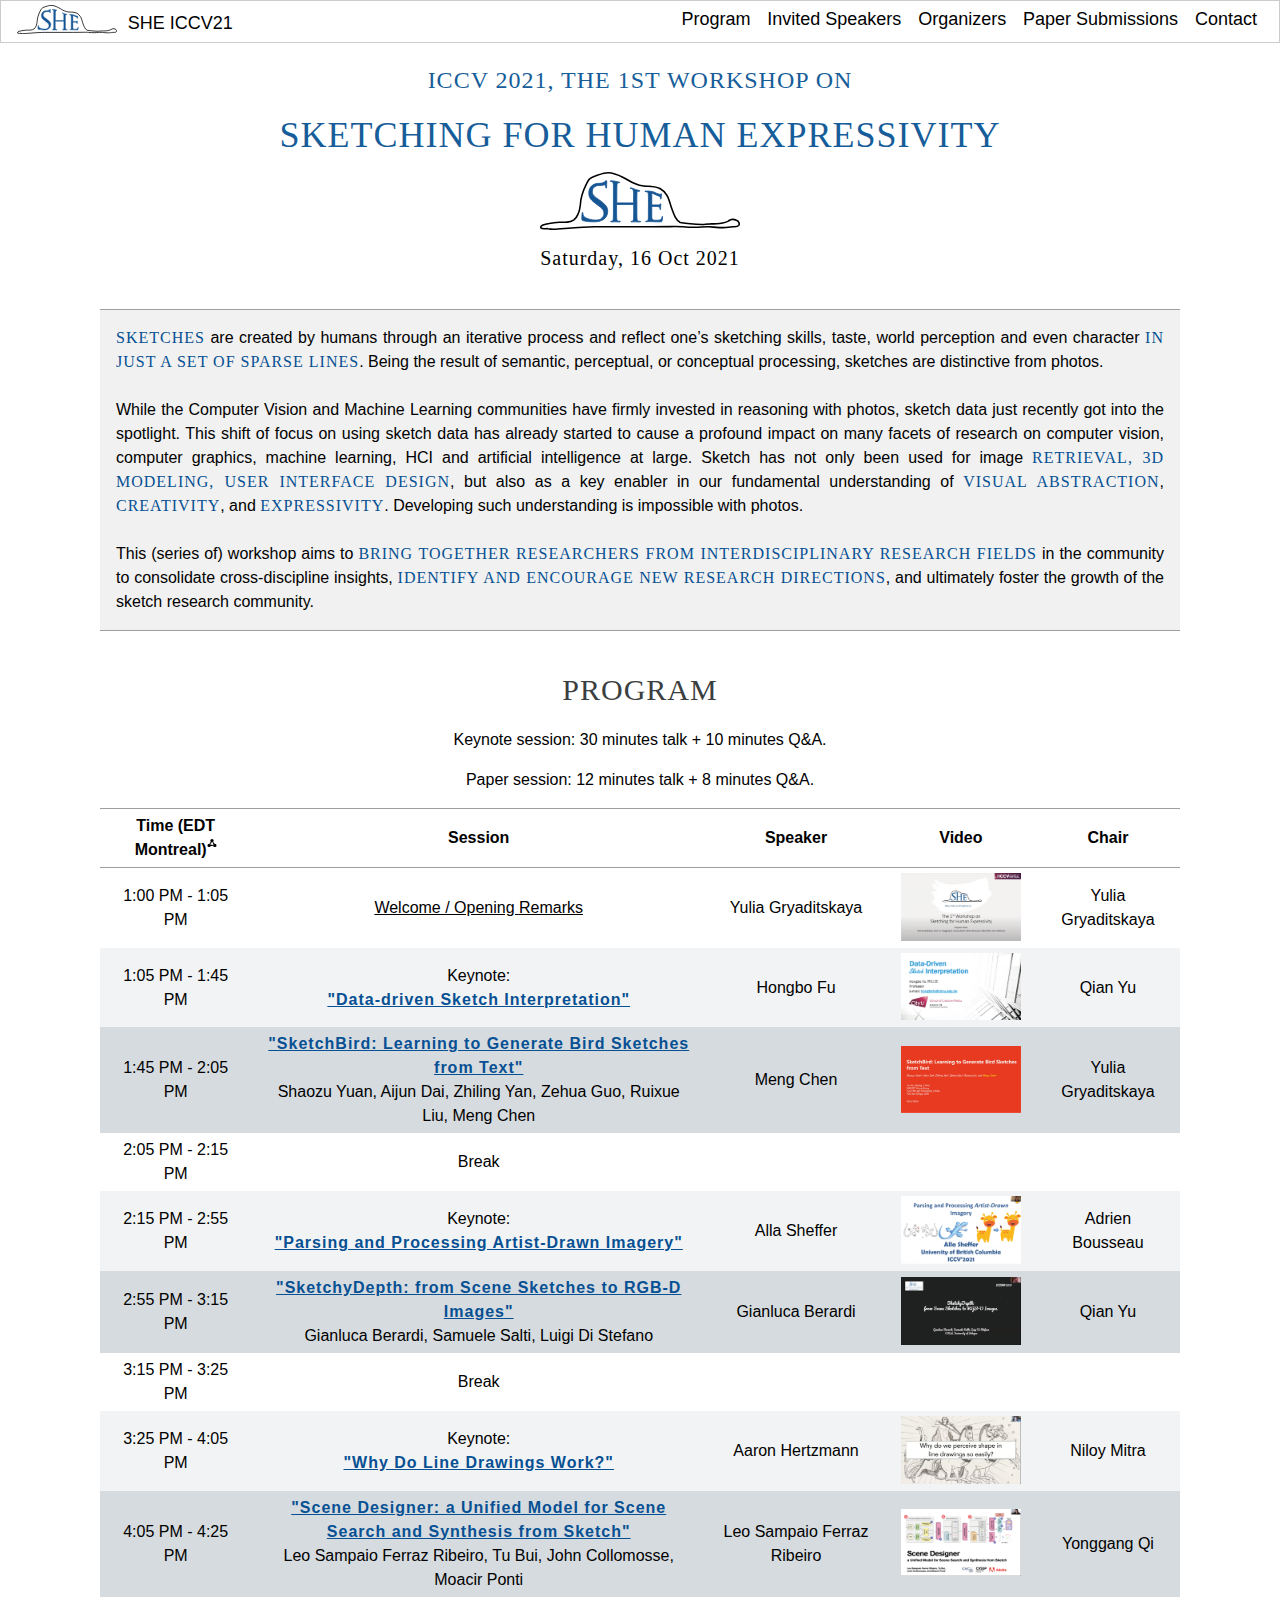
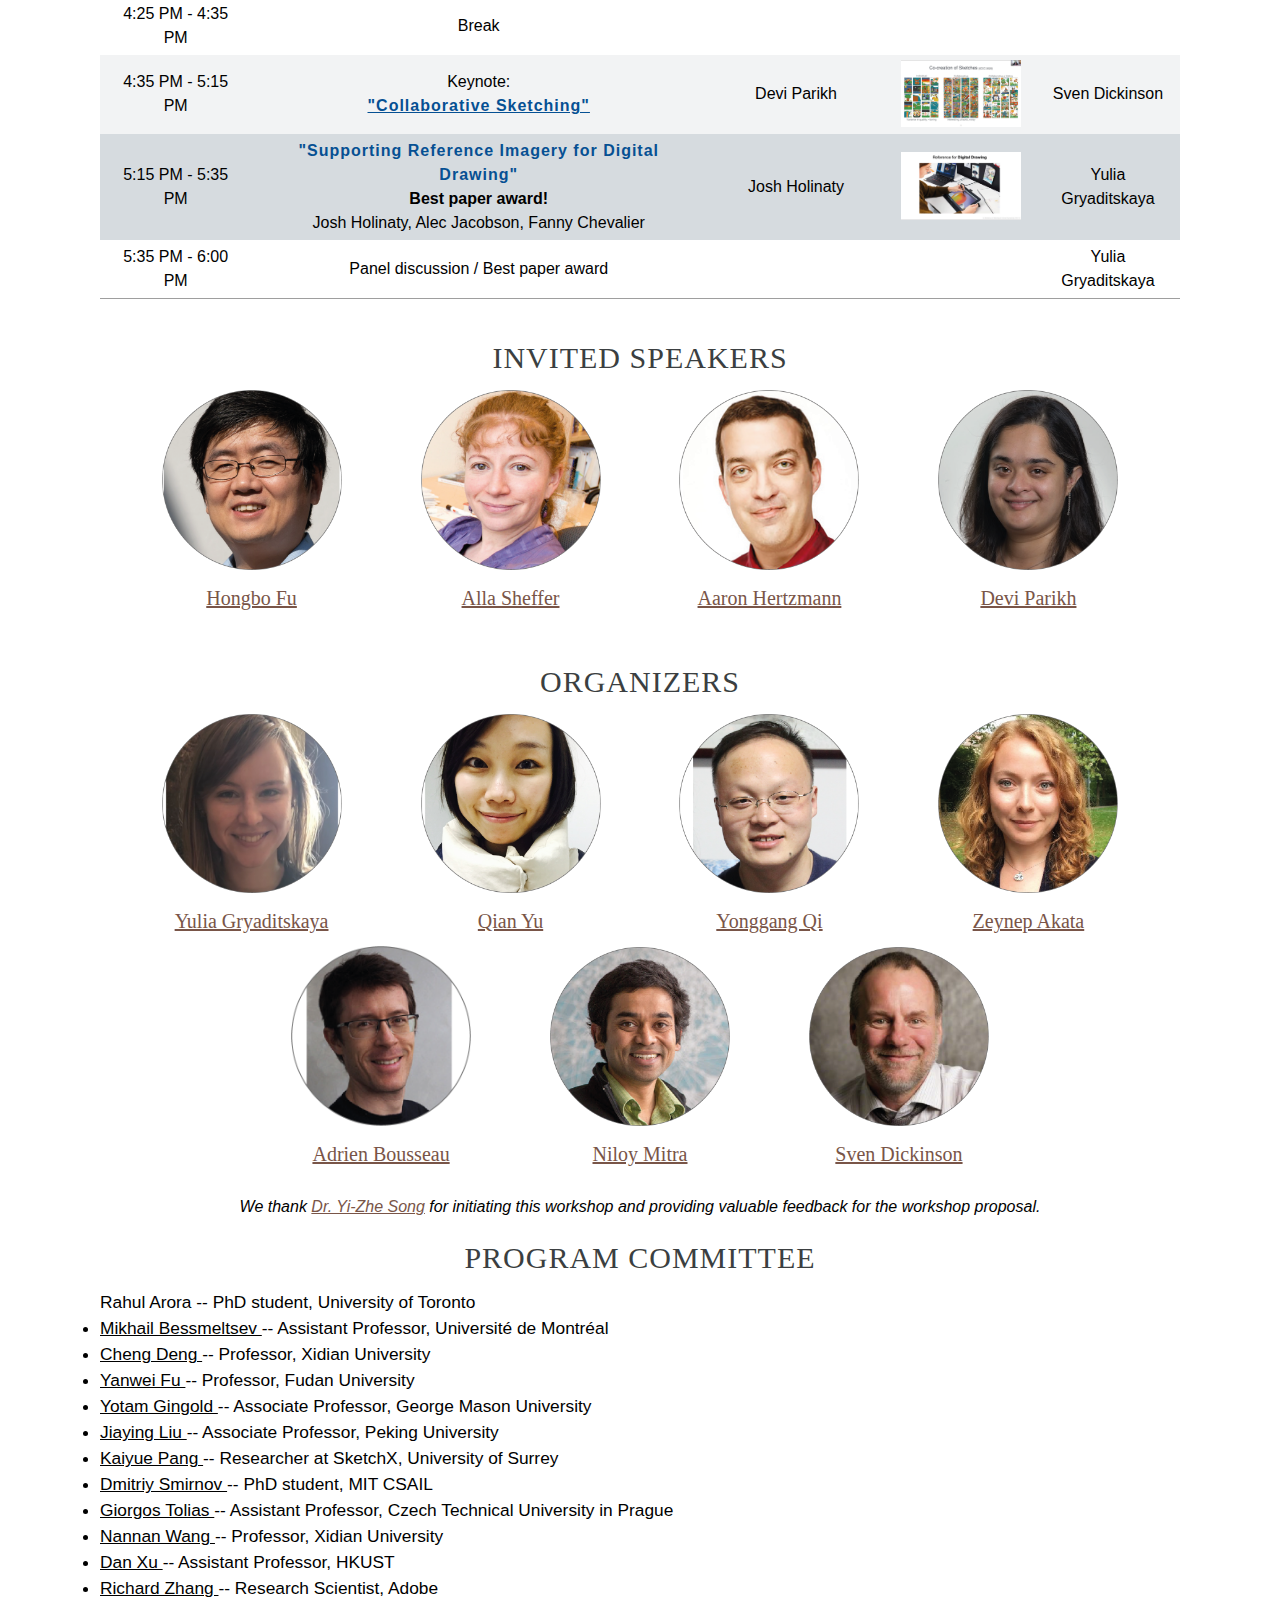
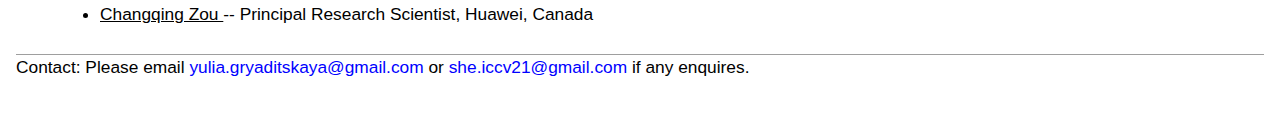
<file: index.html>
<!DOCTYPE html>
<html prefix="og: http://ogp.me/ns#" lang="en">

<head>
    <meta http-equiv="Content-Type" content="text/html; charset=UTF-8">
	<meta property="og:image" content="SHE_logo.png">
	<meta property="og:image:secure_url" content="SHE_logo.png">
	
    <title>SKETCHING FOR HUMAN EXPRESSIVITY</title>
    <link rel="stylesheet" href="w3.css">
	<link rel="stylesheet" href="bio.css">
	<link rel="icon" href="SHE_logo_v3.svg">
	<link rel="image_src" href="SHE_logo.png">
    <style>
        body {
            font-family: "Calibri Light", sans-serif;
			font-size: 13pt;
        }
        h1, h2, h3, h4, h5, h6  {
            font-family: Georgia, serif;
            letter-spacing: 1px;
        }
        span{
            letter-spacing: 1px;
        }
		
		h3.subsection{
			color: #065093;
			margin-top: 30px;
		}
		
		button[name="speaker_btn"]
		{
			background: none;
			border: none;
			padding: 0;			
			text-decoration: underline;
			cursor: pointer;
		}
				
		
		
		p {
			font-size: 12pt;
		}
</style>



</head>

<body>
    <!-- Navbar (sit on top) -->
    <div class="w3-top">
      <div class="w3-bar w3-white w3-padding-4 w3-padding-left w3-padding-right w3-card">
        <img src="SHE_logo_v3.svg" alt="front" style="width:100px"/>
        <a href="#Home" style="font-size:18px">
            <button class="w3-bar-item w3-round-large w3-white w3-border-0">SHE ICCV21</button></a>
        <!-- Right-sided navbar links. Hide them on small screens -->
        <div class="w3-right w3-hide-small">
			<a href="#Program" style="font-size:18px">
				<button class="w3-bar-item w3-round-large w3-white w3-border-0">Program</button></a>
			<a href="#Speakers" style="font-size:18px">
				<button class="w3-bar-item w3-round-large w3-white w3-border-0">Invited Speakers</button></a>
            <a href="#Organizers" style="font-size:18px">
              <button class="w3-bar-item w3-round-large w3-white w3-border-0">Organizers</button></a>
			<a href="./paper_submissions.html#Papers" style="font-size:18px">
              <button class="w3-bar-item w3-round-large w3-white w3-border-0">Paper Submissions</button></a>
            <a href="#Contact" style="font-size:18px">
              <button class="w3-bar-item w3-round-large w3-white w3-border-0">Contact</button></a>
        </div>
      </div>
    </div>
    <br id="Home"/>
    <br />
    <div class="w3-container">
        <div class="w3-content" style="max-width:1080px">
            <div class="w3-content w3-center" style="max-width:1080px">
                <h3 style="color:#165D9A">ICCV 2021, THE 1ST WORKSHOP ON</h3>
                <h1 id="title" style="color:#165D9A">SKETCHING FOR HUMAN EXPRESSIVITY</h1>
                <img src="SHE_logo_v3.svg" alt="front" style="width:200px"/>
                <h4>Saturday, 16 Oct 2021</h4>
            </div>
            <br>
            <div class="w3-content w3-justify w3-large w3-light-grey" style="max-width:1080px; color:#231F20">
                <div class="w3-container w3-panel w3-border-top w3-border-bottom w3-border-grey">
                <p>
                    <span style="color:#065093; font-family:Georgia, serif">SKETCHES</span> are created by humans through an iterative process and reflect
                    one’s sketching skills, taste, world perception and even character <span style="color:#065093; font-family:Georgia, serif" >IN JUST A SET OF SPARSE LINES</span>.
                    Being the result of semantic, perceptual, or conceptual processing, sketches are distinctive from photos.
                <br><br>
                    While the Computer Vision and Machine Learning communities have firmly invested in reasoning with
                    photos, sketch data just recently got into the spotlight. This shift of focus on using sketch data has
                    already started to cause a profound impact on many facets of research on computer vision, computer graphics,
                    machine learning, HCI and artificial intelligence at large. Sketch has not only been used for image
                    <span style="color:#065093; font-family:Georgia, serif">RETRIEVAL, 3D MODELING, USER INTERFACE DESIGN</span>, but also as a key enabler
                    in our fundamental understanding of <span style="color:#065093; font-family:Georgia, serif">VISUAL ABSTRACTION</span>,
                    <span style="color:#065093; font-family:Georgia, serif">CREATIVITY</span>, and <span style="color:#065093; font-family:Georgia, serif">EXPRESSIVITY</span>.
                    Developing such understanding is impossible with photos.
                <br><br>
                    This (series of) workshop aims to <span style="color:#065093; font-family:Georgia, serif">BRING TOGETHER RESEARCHERS FROM INTERDISCIPLINARY RESEARCH FIELDS</span>
                    in the community to consolidate cross-discipline insights, <span style="color:#065093; font-family:Georgia, serif">IDENTIFY AND ENCOURAGE NEW RESEARCH DIRECTIONS</span>,
                    and ultimately foster the growth of the sketch research community.
                </p>
                </div>
            </div>
			
			
			<!-- <br id="Program"> -->
            <!-- <div class="w3-content w3-center" style="max-width:1080px"> -->
                <!-- <h2 style="color:#3B3F41">PROGRAM</h2> -->
                <!-- <p> -->
					<!-- Keynote session: 30 minutes talk + 10 minutes Q&A. -->
				<!-- </p> -->
				<!-- <p> -->
					<!-- Paper session: 12 minutes talk + 8 minutes Q&A. -->
				<!-- </p> -->
				
				<!-- <table class="w3-content w3-center w3-border-top  w3-border-grey w3-border-bottom  w3-border-grey" cellpadding="2" cellspacing="0" style="table-layout: fixed; font-size: 20px; width: auto;">					 -->
					<!-- <tr class="w3-border-bottom  w3-border-grey"> -->
					<!-- <td ><b>Time (EDT Montreal)</b></td><td><b>Session</b></td><td><b>Chair</b></td> -->
					<!-- </tr> -->
					<!-- <tr class="general"> -->
					<!-- <td> 1:00 PM - 1:05 PM </td><td> Welcome / Opening Remarks</td><td>Yulia Gryaditskaya</td> -->
					<!-- </tr> -->
					<!-- <tr class="keynote"> -->
					<!-- <td> 1:05 PM - 1:45 PM  </td><td>Keynote 1: Hongbo Fu <br> -->
													<!-- <span class="talk_ttl">"Data-driven Sketch-based Image Generation and 3D Modeling"</i></td><td>Qian Yu</td> -->
					<!-- </tr> -->
					<!-- <tr class="presentation"> -->
					<!-- <td> 1:45 PM - 2:05 PM  </td><td> 	 -->
												<!-- <span class="talk_ttl">"SketchBird: Learning to Generate Bird Sketches from Text"</i> <br> -->
												<!-- Shaozu Yuan, Aijun Dai, Zhiling Yan, Zehua Guo, Ruixue Liu, Meng Chen -->
														<!-- </td><td>Organizers</td> -->
					<!-- </tr> -->
					<!-- <tr style="break"> -->
					<!-- <td> 2:05 PM	2:15 PM </td><td>Break</td><td> </td> -->
					<!-- </tr> -->
					
				
					<!-- <tr class="keynote"> -->
					<!-- <td> 2:15 PM - 2:55 PM  </td><td> -->
											<!-- Keynote 2: Alla Sheffer <br> -->
											<!-- <span class="talk_ttl">"TBA"</i> -->
											<!-- </td><td>Adrien Bousseau</td> -->
					<!-- </tr> -->
					<!-- <tr class="presentation"> -->
					<!-- <td> 2:55 PM - 3:15 PM  </td><td> -->
												<!-- <span class="talk_ttl">"SketchyDepth: from Scene Sketches to RGB-D Images"</i>	<br>											 -->
												<!-- Gianluca Berardi, Samuele Salti, Luigi Di Stefano  -->
											<!-- </td><td>Qian Yu</td> -->
					<!-- </tr> -->
					<!-- <tr style="break"> -->
					<!-- <td> 3:15 PM - 3:25 PM </td><td>Break</td><td> </td> -->
					<!-- </tr> -->
					
					<!-- <tr class="keynote"> -->
					<!-- <td> 3:25 PM - 4:05 PM  </td><td>Keynote 3: Aaron Hertzmann<br> -->
											<!-- <span class="talk_ttl">"TBA"<span/> -->
											<!-- </td><td>Organizers</td> -->
					<!-- </tr> -->
					<!-- <tr class="presentation"> -->
					<!-- <td> 4:05 PM - 4:25 PM  </td><td>  -->
												<!-- <span class="talk_ttl">"Scene Designer: a Unified Model for Scene Search and Synthesis from Sketch"</i> <br>											 -->
												<!-- Leo Sampaio Ferraz Ribeiro,  -->
												<!-- Tu Bui,  -->
												<!-- John Collomosse, -->
												<!-- Moacir Ponti  -->
											<!-- </td><td>Yonggang Qi</td> -->
					<!-- </tr> -->
					<!-- <tr style="break"> -->
					<!-- <td> 4:25 PM - 4:35 PM </td><td>Break</td><td> </td> -->
					<!-- </tr> -->
					
			
					<!-- <tr class="keynote"> -->
					<!-- <td> 4:35 PM - 5:15 PM </td><td> Keynote 4: Devi Parikh <br> -->
													<!-- <span class="talk_ttl">"Collaborative Sketching"</i> -->
											<!-- </td><td>Sven Dickinson</td> -->
					<!-- </tr> -->
					<!-- <tr class="presentation"> -->
					<!-- <td> 5:15 PM - 5:35 PM  </td><td> -->
											<!-- <span class="talk_ttl">"Supporting Reference Imagery for Digital Drawing"</i> <br> -->
											<!-- Josh Holinaty, Alec Jacobson, Fanny Chevalier -->
											<!-- </td><td>Yulia Gryaditskaya</td> -->
					<!-- </tr> -->
					<!-- <tr class="general"> -->
					<!-- <td> 5:35 PM - 6:00 PM  </td><td> Panel discussion / Best paper award </td><td>Yulia Gryaditskaya</td> -->
					<!-- </tr> -->
					
				
				<!-- </table> -->
            <!-- </div> -->

			<br id="Program">
            <div class="w3-content w3-center" style="max-width:1080px">
                <h2 style="color:#3B3F41">PROGRAM</h2>
                <p>
					Keynote session: 30 minutes talk + 10 minutes Q&A.
				</p>
				<p>
					Paper session: 12 minutes talk + 8 minutes Q&A.
				</p>
				
				<table class="w3-center w3-border-top  w3-border-grey w3-border-bottom  w3-border-grey" cellpadding="2" cellspacing="0" style="table-layout: fixed; width: auto;">					
					<tr class="w3-border-bottom  w3-border-grey">
					<td ><b>Time (EDT Montreal)</b><a href="https://coindataflow.com/de/aktie/EH"><img class="cdf" src="./image/cdf.svg" alt="e hang aktie"></a></td><td><b>Session</b></td></td>
											<td><b>Speaker</b><td><b>Video</b></td><td><b>Chair</b></td>
					</tr>
					<tr class="general">
					<td> 1:00 PM - 1:05 PM </td><td style="vertical-align: middle;"> 
											<a href = "#" >Welcome / Opening Remarks</a> </td>											
											<td>Yulia Gryaditskaya</td>
											<td>  <a href = "#" ><img  src="video_logos/intro_logo.PNG" style="width:120px"/></a>  </td>
											<td>Yulia Gryaditskaya</td>
					</tr>
					<tr class="keynote">
					<td> 1:05 PM - 1:45 PM  </td><td>Keynote:  <br> 
													<span class="talk_ttl">
													<a href = "#">
													"Data-driven Sketch Interpretation"
													</a>
													</span></td>													
													<td>Hongbo Fu</td>
													<td>  <a href = "#"><img  src="video_logos/hongbo_fu.PNG" style="width:120px"/></a>  </td>
													<td>Qian Yu</td>
					</tr>
					<tr class="presentation">
					<td> 1:45 PM - 2:05 PM  </td><td> 	
												<span class="talk_ttl">
												<a href = "#">
												"SketchBird: Learning to Generate Bird Sketches from Text"
												</a>
												</span> <br>
												Shaozu Yuan, Aijun Dai, Zhiling Yan, Zehua Guo, Ruixue Liu, Meng Chen
														</td>														
														<td>Meng Chen</td>
														<td>  <a href = "#"><img  src="video_logos/meng_chen.PNG" style="width:120px"/></a>  </td>
														<td>Yulia Gryaditskaya</td>
					</tr>
					<tr style="break">
					<td> 2:05 PM - 2:15 PM </td><td>Break</td><td></td><td></td><td></td>
					</tr>
					
				
					<tr class="keynote">
					<td> 2:15 PM - 2:55 PM  </td><td>
											Keynote:  <br>
											<span class="talk_ttl"><a href = "#">"Parsing and Processing Artist-Drawn Imagery"</a></span>
											</td>
											<td>Alla Sheffer</td>
											<td>  <a href = "#" ><img  src="video_logos/alla_sheffer.PNG" style="width:120px"/></a>  </td>											
											<td>Adrien Bousseau</td>
					</tr>
					<tr class="presentation">
					<td> 2:55 PM - 3:15 PM  </td><td>
												<span class="talk_ttl"><a href = "#">"SketchyDepth: from Scene Sketches to RGB-D Images"</a></span>	<br>											
												Gianluca Berardi, Samuele Salti, Luigi Di Stefano 
											</td><td>Gianluca Berardi</td>
											<td>  <a href = "#"><img  src="video_logos/Gianluca_Berardi.PNG" style="width:120px"/></a>  </td>																						
											<td>Qian Yu</td>
					</tr>
					<tr style="break">
					<td> 3:15 PM - 3:25 PM </td><td>Break</td><td></td><td></td><td> </td>
					</tr>
					
					<tr class="keynote">
					<td> 3:25 PM - 4:05 PM  </td><td>Keynote:<br>
											<span class="talk_ttl"> <a href = "#" >"Why Do Line Drawings Work?"</a><i/>
											</td><td>Aaron Hertzmann</td>
											<td>  <a href = "#" ><img  src="video_logos/Aaron_Hertzmann.PNG" style="width:120px"/></a>  </td>																						
											<td>Niloy Mitra</td>
					</tr>
					<tr class="presentation">
					<td> 4:05 PM - 4:25 PM  </td><td> 
												<span class="talk_ttl"> 
												<a href = "#" >
												"Scene Designer: a Unified Model for Scene Search and Synthesis from Sketch"</a></span> <br>											
												Leo Sampaio Ferraz Ribeiro, 
												Tu Bui, 
												John Collomosse,
												Moacir Ponti 
											</td><td>Leo Sampaio Ferraz Ribeiro</td>
											<td>  <a href = "#" ><img  src="video_logos/Leo_Ribeiro.PNG" style="width:120px"/></a>  </td>																						
											<td>Yonggang Qi</td>
					</tr>
					<tr style="break">
					<td> 4:25 PM - 4:35 PM </td><td>Break</td><td> </td><td> </td><td> </td>
					</tr>
					
			
					<tr class="keynote">
					<td> 4:35 PM - 5:15 PM </td><td> Keynote: <br>
													<span class="talk_ttl"><a href = "#" >"Collaborative Sketching"</a></span>
											</td><td>Devi Parikh</td>
											<td>  <a href = "#" ><img  src="video_logos/Devi_Parikh.PNG" style="width:120px"/></a>  </td>	
											<td>Sven Dickinson</td>
					</tr>
					<tr class="presentation">
					<td> 5:15 PM - 5:35 PM  </td><td>
											<span class="talk_ttl">"Supporting Reference Imagery for Digital Drawing"</span> <br>
											<b>Best paper award!</b>
											<br>
											Josh Holinaty, Alec Jacobson, Fanny Chevalier
											</td><td>Josh Holinaty</td>
											<td>  <a href = "" ><img  src="video_logos/Josh_Holinaty-01.PNG" style="width:120px"/></a>  </td>	
											<td>Yulia Gryaditskaya</td>
					</tr>
					<tr class="general">
					<td> 5:35 PM - 6:00 PM  </td><td> Panel discussion / Best paper award </td><td></td><td></td><td>Yulia Gryaditskaya</td>
					</tr>
					
				
				</table>
            </div>
			
			
            <br id="Speakers">
            <div class="w3-content w3-center " style="max-width:1080px">
                <h2 style="color:#3B3F41">INVITED SPEAKERS</h2>
                <div class="w3-content w3-center" style="color:#231F20">
					<div style="max-width:850px; display:inline-block">
                        <a style="color:#795548" href="javascript:onclick=showBioSpeaker('bio_hongbo')"><img src="image/Speaker_3.png" alt="front" style="width:180px"/></a>
                        <div style="margin:10px 0"></div>
                        <!-- <h4><a style="color:#795548" href="#">Hongbo Fu</a></h4> -->
						<h4><button onclick="showBioSpeaker(this.value)" type="button" name="speaker_btn" value="bio_hongbo" style="color:#795548">Hongbo Fu</button></h4>
<!--                        <h4>City University of Hong Kong</h4>-->
                    </div>
					&emsp;&emsp;&emsp;&emsp;
                    
                    <div style="max-width:850px; display:inline-block">
                        <a style="color:#795548" href="javascript:onclick=showBioSpeaker('bio_alla')"><img src="image/Speaker_2.png" alt="front" style="width:180px"/></a>
                        <div style="margin:10px 0"></div>
                        <!-- <h4><a style="color:#795548" href="#">Alla Sheffer</a></h4> -->
						<h4><button onclick="showBioSpeaker(this.value)" type="button" name="speaker_btn" value="bio_alla" style="color:#795548">Alla Sheffer</button></h4>
<!--                        <h4>University of British Columbia</h4>-->
                    </div>
                    
                  
                    &emsp;&emsp;&emsp;&emsp;
					<div style="max-width:850px; display:inline-block">
                        <a style="color:#795548" href="javascript:onclick=showBioSpeaker('bio_aaron')"><img src="image/Speaker_1.png" alt="front" style="width:180px"/></a>
                        <div style="margin:10px 0"></div>
                        <!-- <h4><a style="color:#795548" href="#">Aaron Hertzmann</a></h4> -->
						<h4><button onclick="showBioSpeaker(this.value)" type="button" name="speaker_btn" value="bio_aaron" style="color:#795548">Aaron Hertzmann</button></h4>
<!--                        <h4>Adobe Research</h4>-->
                    </div>
                    &emsp;&emsp;&emsp;&emsp;
                    <div style="max-width:850px; display:inline-block">
                        <a style="color:#795548" href="javascript:onclick=showBioSpeaker('bio_devi')"><img src="image/Speaker_4.png" alt="front" style="width:180px"/></a>
                        <div style="margin:10px 0"></div>
                        <!-- <h4><a style="color:#795548" href="#">Devi Parikh</a></h4> -->
						<h4><button onclick="showBioSpeaker(this.value)" type="button" name="speaker_btn" value="bio_devi" style="color:#795548">Devi Parikh</button></h4>
<!--                        <h4>Georgia Tech & Facebook AI Research (FAIR)</h4>-->
                    </div>
                </div>
				
				<div class="bio" id="bio_aaron">
					<p> 
						<a style="color:#795548" href="#">Aaron Hertzmann</a> is a Principal Scientist at Adobe Research. 
						He was a Professor at University of Toronto for 10 years, and has also worked at Pixar Animation Studios, University of Washington, 
						Microsoft Research, Mitsubishi Electric Research Lab, and Interval Research Corporation. He has published over 100 papers in computer 
						graphics, computer vision, machine learning, HCI, perception, and art. He is an Affiliate Professor at University of Washington, 
						an ACM Fellow, an IEEE Fellow, and the Editor-in-Chief of Foundations and Trends in Computer Graphics and Vision.
					</p>
				</div>
				
				<div class="bio" id="bio_alla">
					<p> 
						<a style="color:#795548" href="#">Alla Sheffer</a> is a full professor at the University of British Columbia, 
						Canada. She is the recipient of the Canadian Human Computer Communications Society Achievement Award'18 and a UBC Killam Research Award'19. 
						She is a fellow of the Royal Society of Canada, a fellow of IEEE, and a member of the SIGGRAPH Academy. She has served as an Associate Editor 
						of all three major computer graphics journals (ACM Transactions on Graphics, IEEE Transactions on Visualization Computer Graphics, and Eurographics 
						Computer Graphics Forum). She holds six recent patents on methods for sketch analysis and hexahedral mesh generation
					</p>
				</div>
				
				<div class="bio" id="bio_hongbo">
					<p> 
						<a style="color:#795548" href="#">Hongbo Fu</a> is a Professor in the School of Creative Media, City University of Hong Kong. He has been actively working on projects in the fields of computer graphics and human-computer interaction. His research has led to more than 100 scientific publications. Over 50 out of those publications appeared at the top graphics/vision/HCI journals and conferences including ACM Transactions on Graphics (SIGGRAPH or SIGGRAPH Asia), CVPR, ECCV, CHI, IEEE Transactions on Visualization and Computer Graphics, Computer Graphics Forum, and UIST. His works have been selected as the Program Highlights by SIGGRAPH and SIGGRAPH Asia for multiple times, and have received the Best Paper Awards from CAD/Graphics 2015 and UIST 2019, as well as the Best Demo Awards at the Emerging Technologies program, SIGGRAPH Asia in both 2013 and 2014.
					</p>
				</div>
				
				<div class="bio" id="bio_devi">
					<p> 
						<a style="color:#795548" href="#">Devi Parikh</a> is an Associate Professor in the School of Interactive Computing at Georgia Tech, and a Research Scientist at Facebook AI Research (FAIR). She was an Assistant Professor in the Bradley Department of Electrical and Computer Engineering at Virginia Tech and a Research Assistant Professor at Toyota Technological Institute at Chicago (TTIC). She is a recipient of an NSF CAREER award, an IJCAI Computers and Thought award, a Sloan Research Fellowship, four Google Faculty Research Awards, an Amazon Academic Research Award, a Forbes’ list of 20 “Incredible Women Advancing A.I. Research” recognition, and a Marr Best Paper Prize awarded at the International Conference on Computer Vision (ICCV).
					</p>
				</div>
			</div>
				

            </div>
            <br id="Organizers">
            <div class="w3-content w3-center" style="max-width:1080px">
                <h2 style="color:#3B3F41">ORGANIZERS</h2>
                <div class="w3-content w3-center" style="max-width:1080px; color:#231F20">
                    <div style="max-width:850px; display:inline-block">
                        <a href="javascript:onclick=showBioOrganizer('bio_yulia')"><img src="image/Organizer_1.png" alt="front" style="width:180px"/></a>
                        <div style="margin:10px 0"></div>
                        <!-- <h4><a href="#">Yulia Gryaditskaya</a></h4> -->
						<h4><button onclick="showBioOrganizer(this.value)" type="button" name="speaker_btn" value="bio_yulia" style="color:#795548">Yulia Gryaditskaya</button></h4>						
                    </div>
                    &emsp;&emsp;&emsp;&emsp;
                    <div style="max-width:850px; display:inline-block">
                        <a href="javascript:onclick=showBioOrganizer('bio_qian')"><img src="image/Organizer_2.png" alt="front" style="width:180px"/></a>
                        <div style="margin:10px 0"></div>
                        <!-- <h4><a href="#">Qian Yu</a></h4> -->
						<h4><button onclick="showBioOrganizer(this.value)" type="button" name="speaker_btn" value="bio_qian" style="color:#795548">Qian Yu</button></h4>						
                    </div>
                    &emsp;&emsp;&emsp;&emsp;
                    <div style="max-width:850px; display:inline-block">
                        <a href="javascript:onclick=showBioOrganizer('bio_yonggang')"><img src="image/Organizer_3.png" alt="front" style="width:180px"/></a>
                        <div style="margin:10px 0"></div>
                        <!-- <h4><a href="#">Yonggang Qi</a></h4> -->
						<h4><button onclick="showBioOrganizer(this.value)" type="button" name="speaker_btn" value="bio_yonggang" style="color:#795548">Yonggang Qi</button></h4>						
                    </div>
                    &emsp;&emsp;&emsp;&emsp;
                    <div style="max-width:850px; display:inline-block">
                        <a href="javascript:onclick=showBioOrganizer('bio_zeynep')"><img src="image/Organizer_4.png" alt="front" style="width:180px"/></a>
                        <div style="margin:10px 0"></div>
                        <!-- <h4><a href="#">Zeynep Akata</a></h4> -->
						<h4><button onclick="showBioOrganizer(this.value)" type="button" name="speaker_btn" value="bio_zeynep" style="color:#795548">Zeynep Akata</button></h4>						
                    </div>
                </div>
                <div class="w3-content w3-center" style="max-width:850px; color:#231F20">
                    <div style="max-width:850px; display:inline-block">
                        <a href="javascript:onclick=showBioOrganizer('bio_adrien')"><img src="image/Organizer_5.png" alt="front" style="width:180px"/></a>
                        <div style="margin:10px 0"></div>
                        <!-- <h4><a href="#">Adrien Bousseau</a></h4> -->
						<h4><button onclick="showBioOrganizer(this.value)" type="button" name="speaker_btn" value="bio_adrien" style="color:#795548">Adrien Bousseau</button></h4>						
                    </div>
                    &emsp;&emsp;&emsp;&emsp;
                    <div style="max-width:850px; display:inline-block">
                        <a href="javascript:onclick=showBioOrganizer('bio_niloy')"><img src="image/Organizer_6.png" alt="front" style="width:180px"/></a>
                        <div style="margin:10px 0"></div>
                        <!-- <h4><a href="#">Niloy Mitra</a></h4> -->
						<h4><button onclick="showBioOrganizer(this.value)" type="button" name="speaker_btn" value="bio_niloy" style="color:#795548">Niloy Mitra</button></h4>						
                    </div>
                    &emsp;&emsp;&emsp;&emsp;
                    <div style="max-width:850px; display:inline-block">
                        <a href="javascript:onclick=showBioOrganizer('bio_sven')"><img onclick="showBioOrganizer("bio_sven")" src="image/Organizer_7.png" alt="front" style="width:180px "  /></a>
                        <div style="margin:10px 0"></div>
                        <!-- <h4><a href="#">Sven Dickinson</a></h4> -->
						<h4><button onclick="showBioOrganizer(this.value)" type="button" name="speaker_btn" value="bio_sven" style="color:#795548">Sven Dickinson</button></h4>						
                    </div>
                </div>
				
				<div class="bio" id="bio_yulia">
					<p> 
						<a href="#">Yulia Gryaditskaya</a> is a Senior Research Fellow in Computer Vision and Machine Learning at the Centre for Vision Speech and Signal Processing (CVSSP) with Dr. Yi-Zhe Song. Previously, she was a postdoctoral researcher at Inria, Sophia Antipolis, France, with Dr. Adrien Bousseau. She obtained her PhD in 2017 on Computer Vision and Graphics from the Max-Planck institute for informatics, Saarbrücken, Germany, under supervision of Prof. Karol Myszkowski and Prof. Hans-Peter Seidel. While working on her PhD, she did a research internship at Technicolor R&D, HDR and Color Group, Rennes, France, with Dr. Erik Reinhard. She got her diploma from Lomonosov Moscow State University, Moscow, Russia. Her research interests include geometric deep learning, sketch-based modeling, sketch beautification, segmentation, classification and generation, VR sketching.
					</p>
				</div>
				
				<div class="bio" id="bio_qian">
					<p> 
						<a href="#">Qian Yu</a> is an associate professor at Beihang University. Before joining Beihang, she was a postdoctoral research fellow at UC Berkeley / ICSI, 2018-2019, working with Dr. Stella Yu. She received her Ph.D. degree from the Queen Mary University of London in 2018, advised by Dr. Yi-Zhe Song and Prof. Tao Xiang. Her research is on computer vision and deep learning, focusing on human sketch understanding, including synthesis, recognition, and related applications.
					</p>
				</div>
				
				<div class="bio" id="bio_yonggang">
					<p> 
						<a href="#">Yonggang Qi</a> is an assistant professor (lecturer) at Beijing University of Posts and Telecommunications (BUPT), Beijing, China. He received his PhD degree in Signal Processing at BUPT in 2015. From 2019 to 2020, he was a visiting scholar at SketchX Lab at the Centre for Vision Speech and Signal Processing (CVSSP) in University of Surrey. He also worked as a guest PhD at Aalborg University in Denmark in 2013 and a visiting researcher at Sun Yat-sen University in China in 2014. His research interests include perceptual grouping, and sketch-based vision tasks such as sketch-based image retrieval (SBIR), sketch recognition, sketch generation and language-based sketch understanding.
					</p>
				</div>
				
				<div class="bio" id="bio_zeynep">
					<p> 
						<a href="#">Zeynep Akata</a> is a professor of Computer Science at the Cluster of Excellence Machine Learning at the University of Tübingen. After her PhD in INRIA Rhone Alpes (France) in 2014, she worked as a post-doctoral researcher at the Max Planck Institute for Informatics (Germany) between 2014-2017, at UC Berkeley (USA) between 2016-2017 and as an assistant professor at the University of Amsterdam (The Netherlands)  between 2017-19. She received a Lise-Meitner Award for Excellent Women in Computer Science in 2014 and an ERC Starting Grant in 2019. Her research interests include multimodal learning in low-data regimes such as zero- and few-shot learning as well as explainable machine learning focusing on vision and language-based deep learning.
					</p>
				</div>
				
				<div class="bio" id="bio_adrien">
					<p> 
						<a href="#">Adrien Bousseau</a> Adrien Bousseau is a researcher at Inria Sophia-Antipolis (France) since 2010. He did his PhD at Inria Rhône-Alpes under the supervision of Joëlle Thollot and François X. Sillion (2006-2009), and his postdoc at UC Berkeley, working with Maneesh Agrawala and Ravi Ramamoorthi (2009-2010).

						Adrien does research on image creation and manipulation, with a focus on drawings and photographs. Most notably he works on image stylization, image editing and relighting, vector graphics and sketch-based modeling. He received one of the three Eurographics 2011 PhD award for his research on expressive image manipulations and a young researcher award from the French National Research Agency (ANR) for his work on computer-assisted drawing. Adrien received an ERC Starting Grant in 2016 to work on drawing interpretation for 3D design. 

					</p>
				</div>
				
				<div class="bio" id="bio_niloy">
					<p> 
						<a href="#">Niloy J. Mitra</a> leads the Smart Geometry Processing group in the Department of Computer Science at University College London. He received his PhD from Stanford University under the guidance of Leonidas Guibas. His current research focuses on developing machine learning frameworks for generating high-quality geometric and appearance models for CG applications. Niloy received the 2019 Eurographics Outstanding Technical Contributions Award, the 2015 British Computer Society Roger Needham Award, and the 2013 ACM SIGGRAPH Significant New Researcher Award. He also leads the Adobe Research London Lab. 
					</p>
				</div>
				
				<div class="bio" id="bio_sven">
					<p> 
						<a href="#">Sven Dickinson</a> received the B.A.Sc. degree in Systems Design Engineering from the University of Waterloo, in 1983, and the M.S. and Ph.D. degrees in Computer Science from the University of Maryland, in 1988 and 1991, respectively. He is a Professor of the Department of Computer Science at the University of Toronto. He is a Vice President and Head of the new Samsung Toronto AI Research Center, which opened in May, 2018. 
						He has received the National Science Foundation CAREER award, the Government of Ontario Premiere's Research Excellence Award (PREA), and the Lifetime Research Achievement Award from the Canadian Image Processing and Pattern Recognition Society (CIPPRS). He currently serves on eight editorial boards, including the role of Editor-in-Chief of the IEEE Transactions on Pattern Analysis and Machine Intelligence, and the role of co-editor of the Morgan & Claypool Synthesis Lectures on Computer Vision. He is a Fellow of the International Association for Pattern Recognition (IAPR).
					</p>
				</div>
				
				
            </div>
            <div class="w3-content" style="max-width:1080px">
                <!-- <h5 >We thank <a style="color:#795548" href="#">Dr. Yi-Zhe Song</a> for initiating this workshop and providing valuable feedback for the workshop proposal.</h5> -->
				<p style="font-style: italic; text-align: center">We thank <a style="color:#795548" href="#">Dr. Yi-Zhe Song</a> for initiating this workshop and providing valuable feedback for the workshop proposal.</p>
            </div>


			<div class="w3-content w3-center subsection" style="max-width:1080px">
				<h2 style="color:#3B3F41">PROGRAM COMMITTEE</h2>
				<div class="w3-content w3-left-align" style="max-width:1080px; >
					<ul><li> 
						<a href="#"> Rahul Arora </a> -- PhD student, University of Toronto
						</li>
						<li> 
							<a href="#"> Mikhail Bessmeltsev </a> -- Assistant Professor, Université de Montréal			
						</li>
						<li> 
							<a href="#"> Cheng Deng </a> -- Professor, Xidian University 			
						</li>
						<li> 
							<a href="#"> Yanwei Fu </a> -- Professor, Fudan University 			
						</li>
						<li> 
							<a href="#"> Yotam Gingold </a> -- Associate Professor, George Mason University			
						</li>
						<li> 
						<a href="#"> Jiaying Liu </a> -- Associate Professor, Peking University			
						</li>
						<li> 
						<a href="#"> Kaiyue Pang </a> -- Researcher at SketchX, University of Surrey
						</li>
						<li> 
						<a href="#"> Dmitriy Smirnov </a> -- PhD student, MIT CSAIL
						</li>
						<li> 
						<a href="#"> Giorgos Tolias </a> -- Assistant Professor, Czech Technical University in Prague
						</li>
						<li> 
						<a href="#"> Nannan Wang </a> -- Professor, Xidian University 			
						</li>
						<li> 
						<a href="#"> Dan Xu </a> -- Assistant Professor, HKUST			
						</li>
						<li> 
						<a href="#"> ‪Richard Zhang </a> -- Research Scientist, Adobe
						</li>
						<li> 
						<a href="#"> ‪Changqing Zou </a> -- Principal Research Scientist, Huawei, Canada
						</li>
					</ul>
				</div>
			</div>	

            <br id="Contact" >
				<div class="w3-border-top  w3-border-grey">
					Contact: Please email <font color="blue">yulia.gryaditskaya@gmail.com</font> or <font color="blue">she.iccv21@gmail.com</font> if any enquires.
				</div>
            <br />
            <br />
        </div>
    </div>




	<script>
		function showBioSpeaker(val) {	
			
			var content = document.getElementById(val);
			if (content.style.display === "block") {
				content.style.display = "none";
			} else {
				document.getElementById("bio_aaron").style.display = "none"
				document.getElementById("bio_alla").style.display = "none"
				document.getElementById("bio_hongbo").style.display = "none"
				document.getElementById("bio_devi").style.display = "none"
				
				content.style.display = "block";				
			}
		}
		
		
		function showBioOrganizer(val) {	
			
			var content = document.getElementById(val);
			if (content.style.display === "block") {
				content.style.display = "none";
			} else {
				document.getElementById("bio_yulia").style.display = "none"
				document.getElementById("bio_qian").style.display = "none"
				document.getElementById("bio_yonggang").style.display = "none"
				document.getElementById("bio_zeynep").style.display = "none"
				document.getElementById("bio_adrien").style.display = "none"
				document.getElementById("bio_niloy").style.display = "none"
				document.getElementById("bio_sven").style.display = "none"
				
				content.style.display = "block";				
			}
		}
		
	</script>


</body>

</html>
</file>
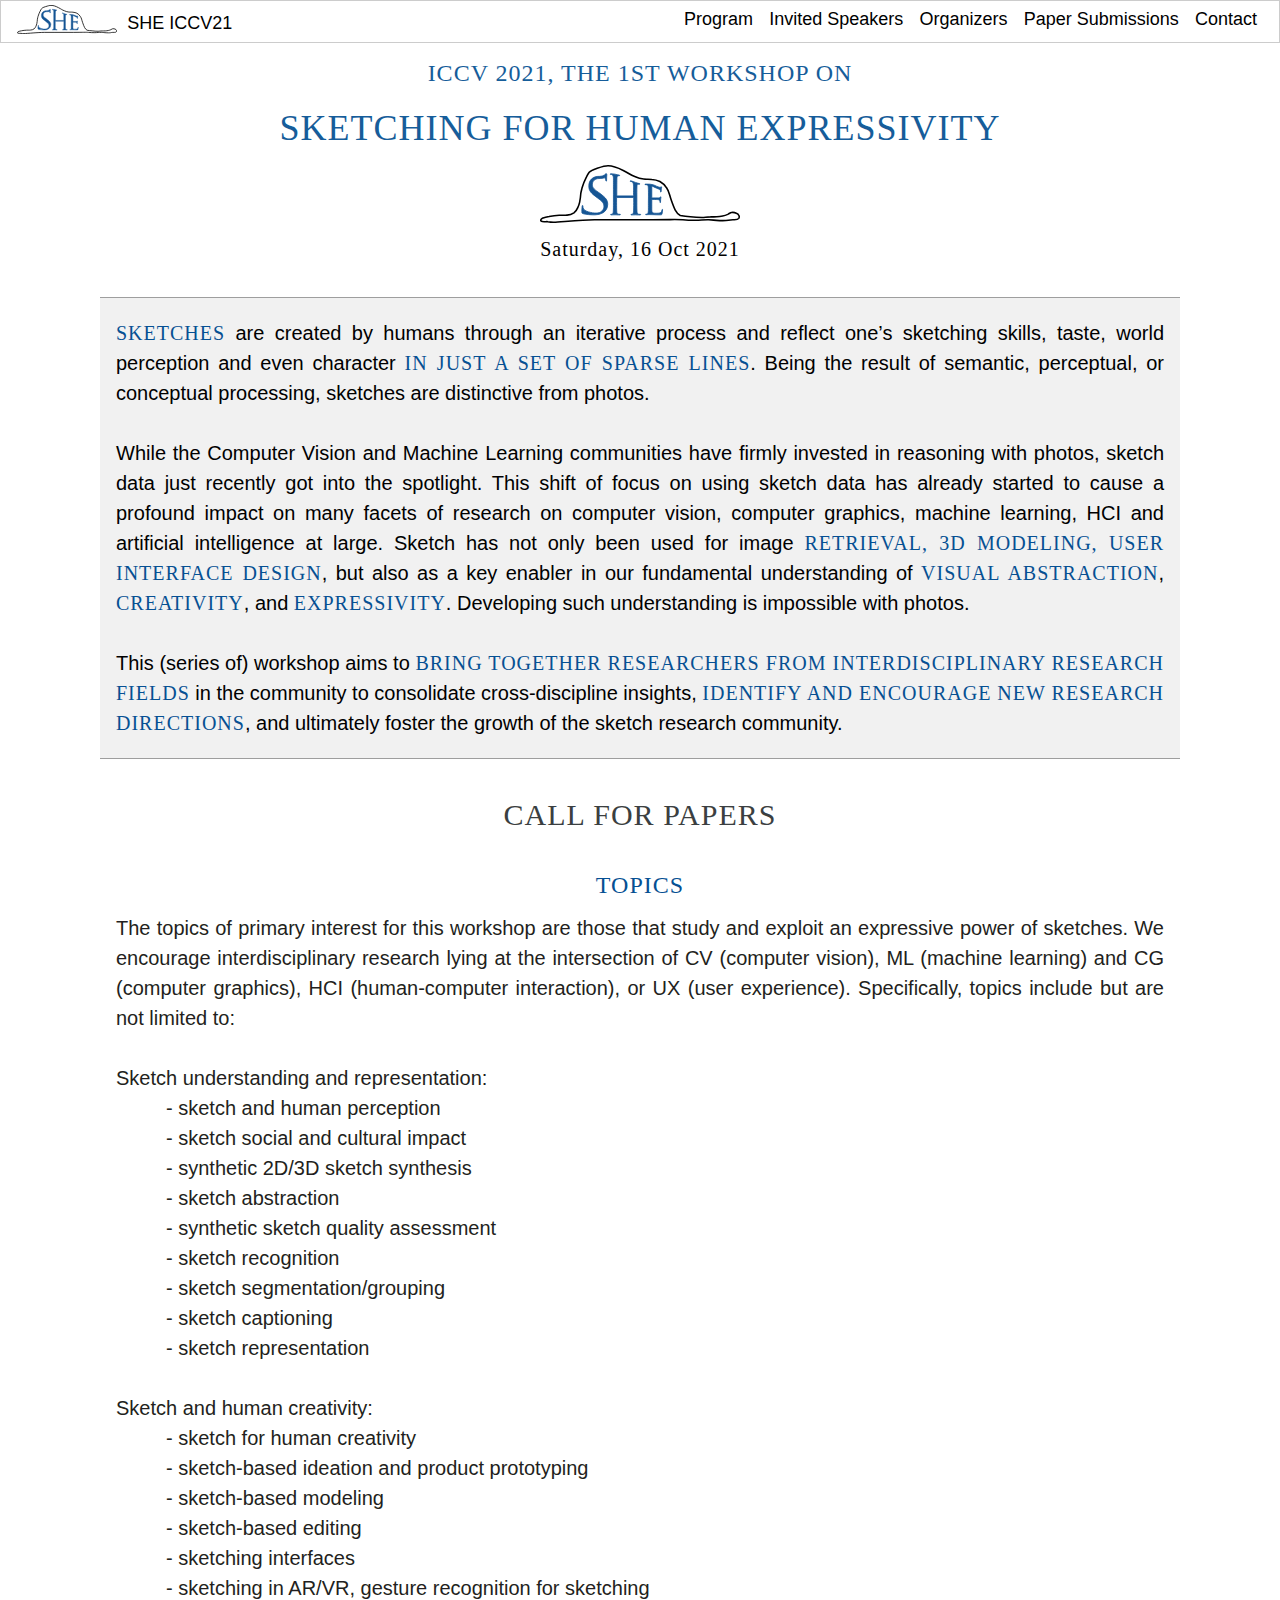
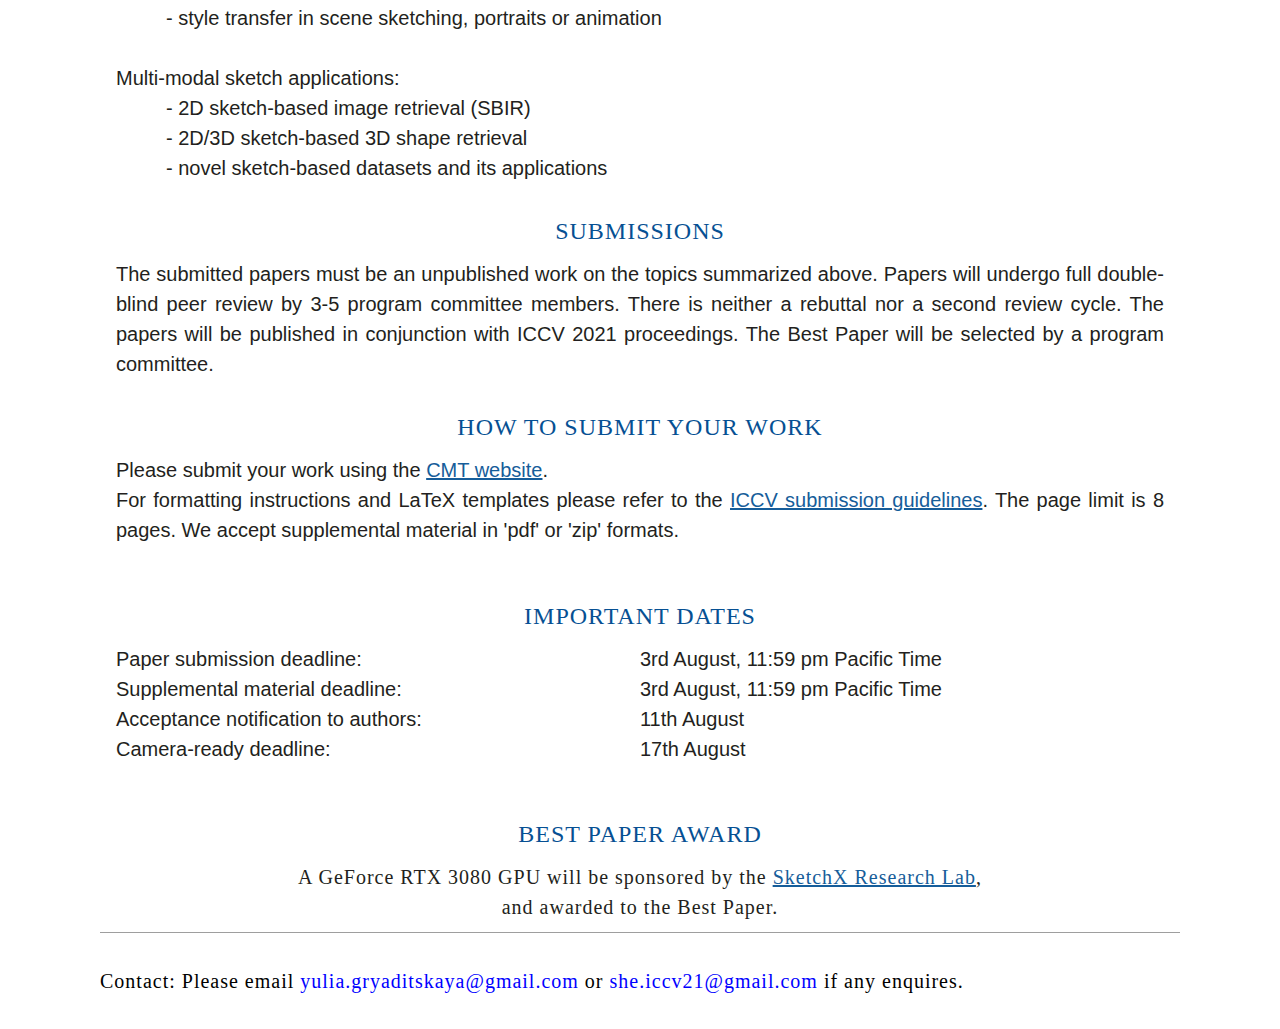
<file: paper_submissions.html>
<!DOCTYPE html>
<html prefix="og: http://ogp.me/ns#" lang="en">

<head>
    <meta http-equiv="Content-Type" content="text/html; charset=UTF-8">
	<meta property="og:image" content="SHE_logo.png">
	<meta property="og:image:secure_url" content="SHE_logo.png">
	
    <title>SKETCHING FOR HUMAN EXPRESSIVITY</title>
    <link rel="stylesheet" href="w3.css">
	<link rel="stylesheet" href="bio.css">
	<link rel="icon" href="SHE_logo_v3.svg">
	<link rel="image_src" href="SHE_logo.png">
    <style>
        body {
            font-family: "Calibri Light", sans-serif;
        }
        h1, h2, h3, h4, h5, h6  {
            font-family: Georgia, serif;
            letter-spacing: 1px;
        }
        span{
            letter-spacing: 1px;
        }
		
		h3.subsection{
			color: #065093;
			margin-top: 30px;
		}
		
		button[name="speaker_btn"]
		{
			background: none;
			border: none;
			padding: 0;			
			text-decoration: underline;
			cursor: pointer;
		}
		
		p {
			font-size: 14pt;
		}
</style>



</head>

<body>
    <!-- Navbar (sit on top) -->
    <div class="w3-top">
      <div class="w3-bar w3-white w3-padding-4 w3-padding-left w3-padding-right w3-card">
        <img src="SHE_logo_v3.svg" alt="front" style="width:100px"/>
        <a href="./index.html#Home" style="font-size:18px">
            <button class="w3-bar-item w3-round-large w3-white w3-border-0">SHE ICCV21</button></a>
        <!-- Right-sided navbar links. Hide them on small screens -->
         <div class="w3-right w3-hide-small">
			<a href="./index.html#Program" style="font-size:18px">
				<button class="w3-bar-item w3-round-large w3-white w3-border-0">Program</button></a>
			<a href="./index.html#Speakers" style="font-size:18px">
              <button class="w3-bar-item w3-round-large w3-white w3-border-0">Invited Speakers</button></a>
            <a href="./index.html#Organizers" style="font-size:18px">
              <button class="w3-bar-item w3-round-large w3-white w3-border-0">Organizers</button></a>
			<a href="./paper_submissions.html#Papers" style="font-size:18px">
              <button class="w3-bar-item w3-round-large w3-white w3-border-0">Paper Submissions</button></a>
            <a href="#Contact" style="font-size:18px">
              <button class="w3-bar-item w3-round-large w3-white w3-border-0">Contact</button></a>
        </div>
      </div>
    </div>
	
    <br id="Home"/>
    <br />
    <div class="w3-container">
        <div class="w3-content" style="max-width:1080px">
            <div class="w3-content w3-center" style="max-width:1080px">
                <h3 style="color:#165D9A">ICCV 2021, THE 1ST WORKSHOP ON</h3>
                <h1 id="title" style="color:#165D9A">SKETCHING FOR HUMAN EXPRESSIVITY</h1>
                <img src="SHE_logo_v3.svg" alt="front" style="width:200px"/>
                <h4>Saturday, 16 Oct 2021</h4>
            </div>
            <br>
            <div class="w3-content w3-justify w3-large w3-light-grey" style="max-width:1080px; color:#231F20">
                <div class="w3-container w3-panel w3-border-top w3-border-bottom w3-border-grey">
                <p style="font-size:20px">
                    <span style="color:#065093; font-family:Georgia, serif">SKETCHES</span> are created by humans through an iterative process and reflect
                    one’s sketching skills, taste, world perception and even character <span style="color:#065093; font-family:Georgia, serif" >IN JUST A SET OF SPARSE LINES</span>.
                    Being the result of semantic, perceptual, or conceptual processing, sketches are distinctive from photos.
                <br><br>
                    While the Computer Vision and Machine Learning communities have firmly invested in reasoning with
                    photos, sketch data just recently got into the spotlight. This shift of focus on using sketch data has
                    already started to cause a profound impact on many facets of research on computer vision, computer graphics,
                    machine learning, HCI and artificial intelligence at large. Sketch has not only been used for image
                    <span style="color:#065093; font-family:Georgia, serif">RETRIEVAL, 3D MODELING, USER INTERFACE DESIGN</span>, but also as a key enabler
                    in our fundamental understanding of <span style="color:#065093; font-family:Georgia, serif">VISUAL ABSTRACTION</span>,
                    <span style="color:#065093; font-family:Georgia, serif">CREATIVITY</span>, and <span style="color:#065093; font-family:Georgia, serif">EXPRESSIVITY</span>.
                    Developing such understanding is impossible with photos.
                <br><br>
                    This (series of) workshop aims to <span style="color:#065093; font-family:Georgia, serif">BRING TOGETHER RESEARCHERS FROM INTERDISCIPLINARY RESEARCH FIELDS</span>
                    in the community to consolidate cross-discipline insights, <span style="color:#065093; font-family:Georgia, serif">IDENTIFY AND ENCOURAGE NEW RESEARCH DIRECTIONS</span>,
                    and ultimately foster the growth of the sketch research community.
                </p>
                </div>
            </div>
           
			
			
			
            <br id="Papers">
            <div class="w3-content w3-center  w3-border-bottom w3-border-grey" style="max-width:1080px; color:#231F20">
                <h2 style="color:#3B3F41">CALL FOR PAPERS</h2>
                <div style="margin:10px 0"></div>
                
				<h3 class="subsection">TOPICS</h3>
                <div class="w3-container w3-justify w3-large" style="max-width:1080px">
                    <div style="font-size:20px">
                    The topics of primary interest for this workshop are those that study and exploit an expressive power of
                    sketches. We encourage interdisciplinary research lying at the intersection of CV (computer vision),
                    ML (machine learning) and CG (computer graphics), HCI (human-computer interaction), or UX (user experience).
                    Specifically, topics include but are not limited to:
                <br><br>
                    Sketch understanding and representation:
                    <br>
                    &emsp;&emsp;&ensp;- sketch and human perception
                    <br>
                    &emsp;&emsp;&ensp;- sketch social and cultural impact
                    <br>
                    &emsp;&emsp;&ensp;- synthetic 2D/3D sketch synthesis
                    <br>
                    &emsp;&emsp;&ensp;- sketch abstraction
                    <br>
                    &emsp;&emsp;&ensp;- synthetic sketch quality assessment
                    <br>
                    &emsp;&emsp;&ensp;- sketch recognition
                    <br>
                    &emsp;&emsp;&ensp;- sketch segmentation/grouping
                    <br>
                    &emsp;&emsp;&ensp;- sketch captioning
                    <br>
                    &emsp;&emsp;&ensp;- sketch representation
                <br><br>
                    Sketch and human creativity:
                    <br>
                    &emsp;&emsp;&ensp;- sketch for human creativity
                    <br>
                    &emsp;&emsp;&ensp;- sketch-based ideation and product prototyping
                    <br>
                    &emsp;&emsp;&ensp;- sketch-based modeling
                    <br>
                    &emsp;&emsp;&ensp;- sketch-based editing
                    <br>
                    &emsp;&emsp;&ensp;- sketching interfaces
                    <br>
                    &emsp;&emsp;&ensp;- sketching in AR/VR, gesture recognition for sketching
                    <br>
                    &emsp;&emsp;&ensp;- style transfer in scene sketching, portraits or animation
                <br><br>
                    Multi-modal sketch applications:
                    <br>
                    &emsp;&emsp;&ensp;- 2D sketch-based image retrieval (SBIR)
                    <br>
                    &emsp;&emsp;&ensp;- 2D/3D sketch-based 3D shape retrieval
                    <br>
                    &emsp;&emsp;&ensp;- novel sketch-based datasets and its applications
                    </div>
                
					<!-- SUBMISSIONS -->
					<h3 class="w3-center subsection">SUBMISSIONS</h3>
					<div style="font-size:20px">
						The submitted papers must be an unpublished work on the topics summarized above.
						Papers will undergo full double-blind peer review by 3-5 program committee members. 
						There is neither a rebuttal nor a second review cycle. 
						The papers will be published in conjunction with ICCV 2021 proceedings. 
						The Best Paper will be selected by a program committee.
					</div>
				
					<h3 class="w3-center subsection">HOW TO SUBMIT YOUR WORK</h3>
					<div style="font-size:20px">
						Please submit your work using the <a style="color:#165D9A" href="#">CMT website</a>. 
						<br> 
						For formatting instructions and LaTeX templates please refer to the 
						<a style="color:#165D9A" href="#">ICCV submission guidelines</a>. 
						The page limit is 8 pages. We accept supplemental material in 'pdf' or 'zip' formats.
						
						<!-- All manuscripts should comply with the <a style="color:#165D9A" href="http://iccv2021.thecvf.com/node/4#call-for-papers">ICCV template</a>, and should be submitted via CMT website. -->
						<!-- <br> -->
						<!-- &emsp;&emsp;&ensp;- CMT website: opening soon -->
						<!-- <br> -->
						<!-- &emsp;&emsp;&ensp;- Review policy: double blind -->
					</div>
                </div>
                <br>
				
				<!-- IMPORTANT DATES -->
                <h3 class="subsection">IMPORTANT DATES</h3>
                <div class="w3-container w3-left-align w3-large" style="max-width:1080px">
                    <div class="w3-half">
                        <div class="w3-content" style="font-size:20px">
                            Paper submission deadline:
                            <br>
							Supplemental material deadline:
							<br>
                            Acceptance notification to authors:
                            <br>
                            Camera-ready deadline:
                        </div>
                    </div>
                    <div class="w3-half">
                        <div class="w3-content" style="font-size:20px">
                            3rd August, 11:59 pm Pacific Time
                            <br>
							3rd August, 11:59 pm Pacific Time
							<br>
                            11th August
                            <br>
                            17th August
                        </div>
                    </div>
                </div>
                <br>
				
				<!-- BEST PAPER AWARD -->
                <h3 class="w3-center subsection" >BEST PAPER AWARD</h3>
                <h4 class="w3-center">A GeForce RTX 3080 GPU will be sponsored by the <a style="color:#165D9A" href="#">SketchX Research Lab</a>,
                    <br>
                    and awarded to the Best Paper.
				</h4>
            </div>
            

            <br id="Contact" >
				<div class="">
					<h4>Contact: Please email <font color="blue">yulia.gryaditskaya@gmail.com</font> or <font color="blue">she.iccv21@gmail.com</font> if any enquires.</h4>
				</div>
            <br />
            
        </div>
    </div>




	<!-- <script> -->
		<!-- function showBioSpeaker(val) {	 -->
			
			<!-- var content = document.getElementById(val); -->
			<!-- if (content.style.display === "block") { -->
				<!-- content.style.display = "none"; -->
			<!-- } else { -->
				<!-- document.getElementById("bio_aaron").style.display = "none" -->
				<!-- document.getElementById("bio_alla").style.display = "none" -->
				<!-- document.getElementById("bio_hongbo").style.display = "none" -->
				<!-- document.getElementById("bio_devi").style.display = "none" -->
				
				<!-- content.style.display = "block";				 -->
			<!-- } -->
		<!-- } -->
		
		
		<!-- function showBioOrganizer(val) {	 -->
			
			<!-- var content = document.getElementById(val); -->
			<!-- if (content.style.display === "block") { -->
				<!-- content.style.display = "none"; -->
			<!-- } else { -->
				<!-- document.getElementById("bio_yulia").style.display = "none" -->
				<!-- document.getElementById("bio_qian").style.display = "none" -->
				<!-- document.getElementById("bio_yonggang").style.display = "none" -->
				<!-- document.getElementById("bio_zeynep").style.display = "none" -->
				<!-- document.getElementById("bio_adrien").style.display = "none" -->
				<!-- document.getElementById("bio_niloy").style.display = "none" -->
				<!-- document.getElementById("bio_sven").style.display = "none" -->
				
				<!-- content.style.display = "block";				 -->
			<!-- } -->
		<!-- } -->
		
	<!-- </script> -->


</body>

</html>
</file>
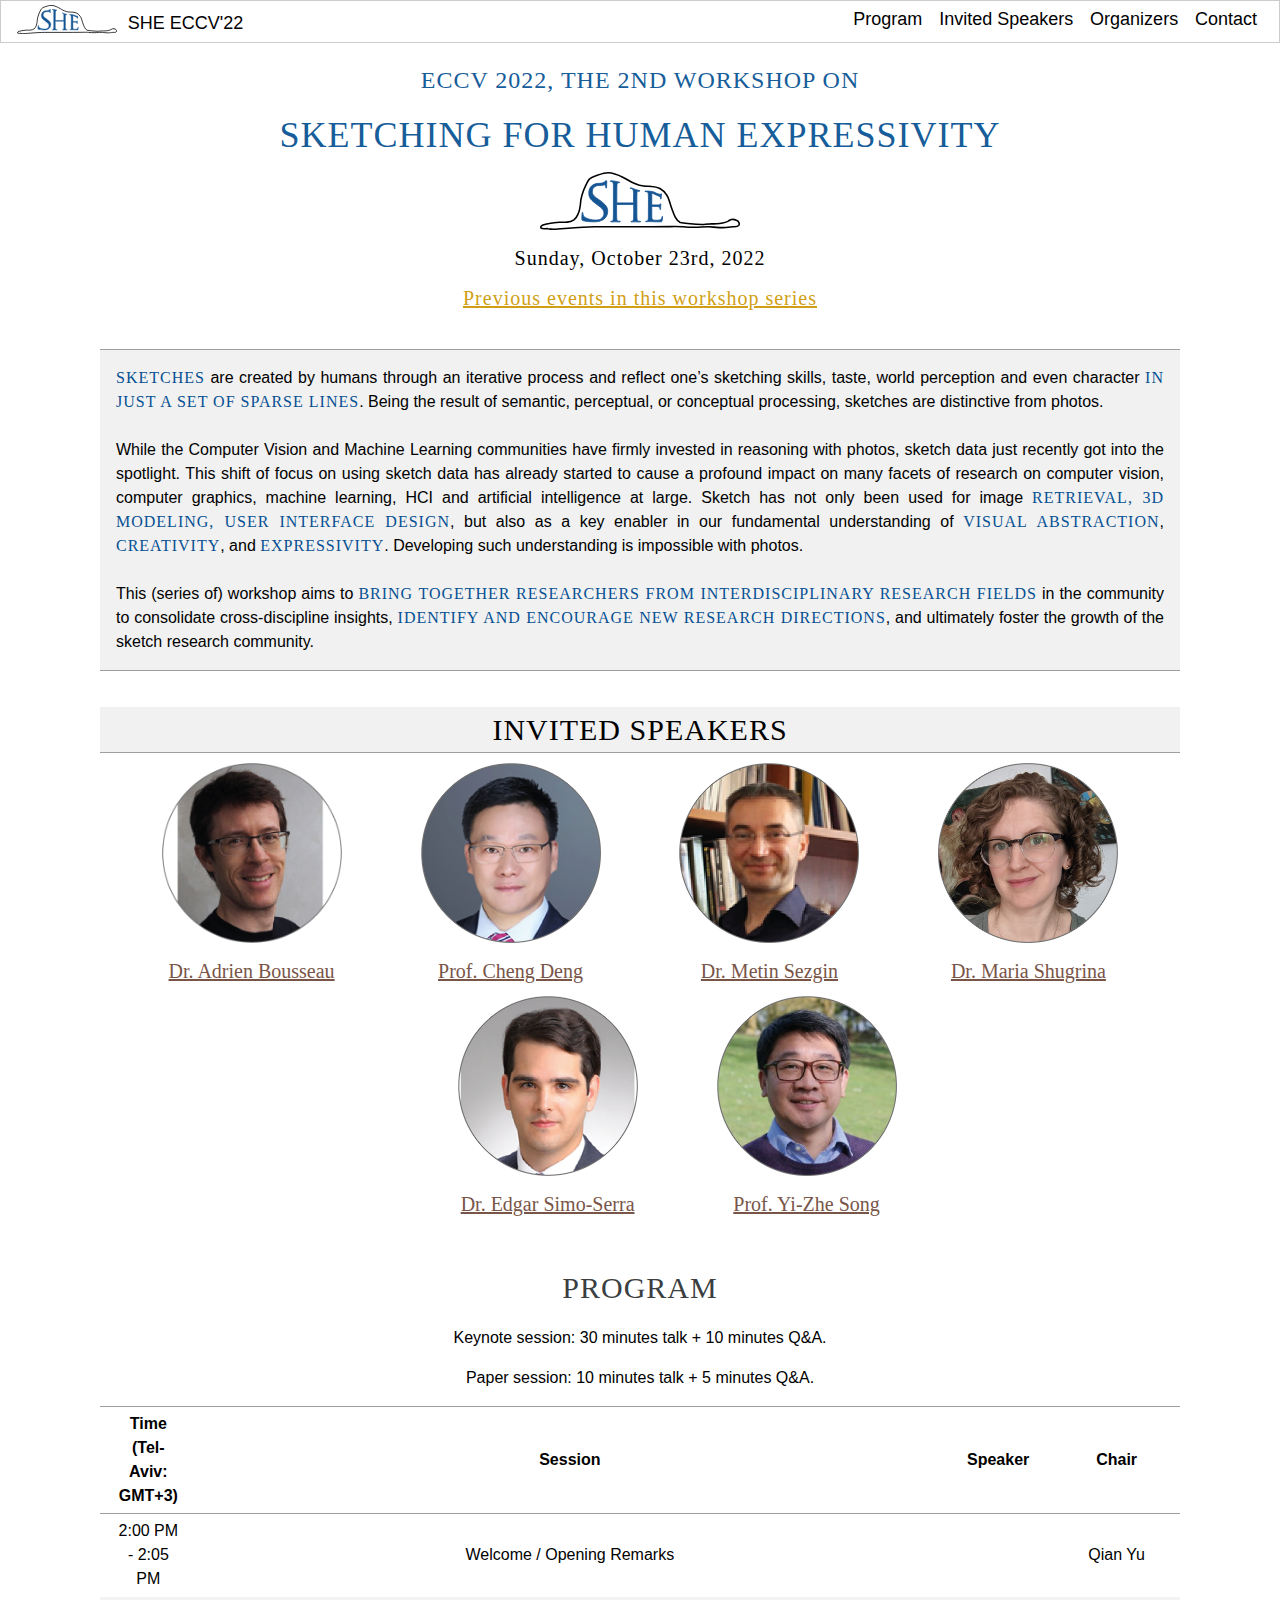
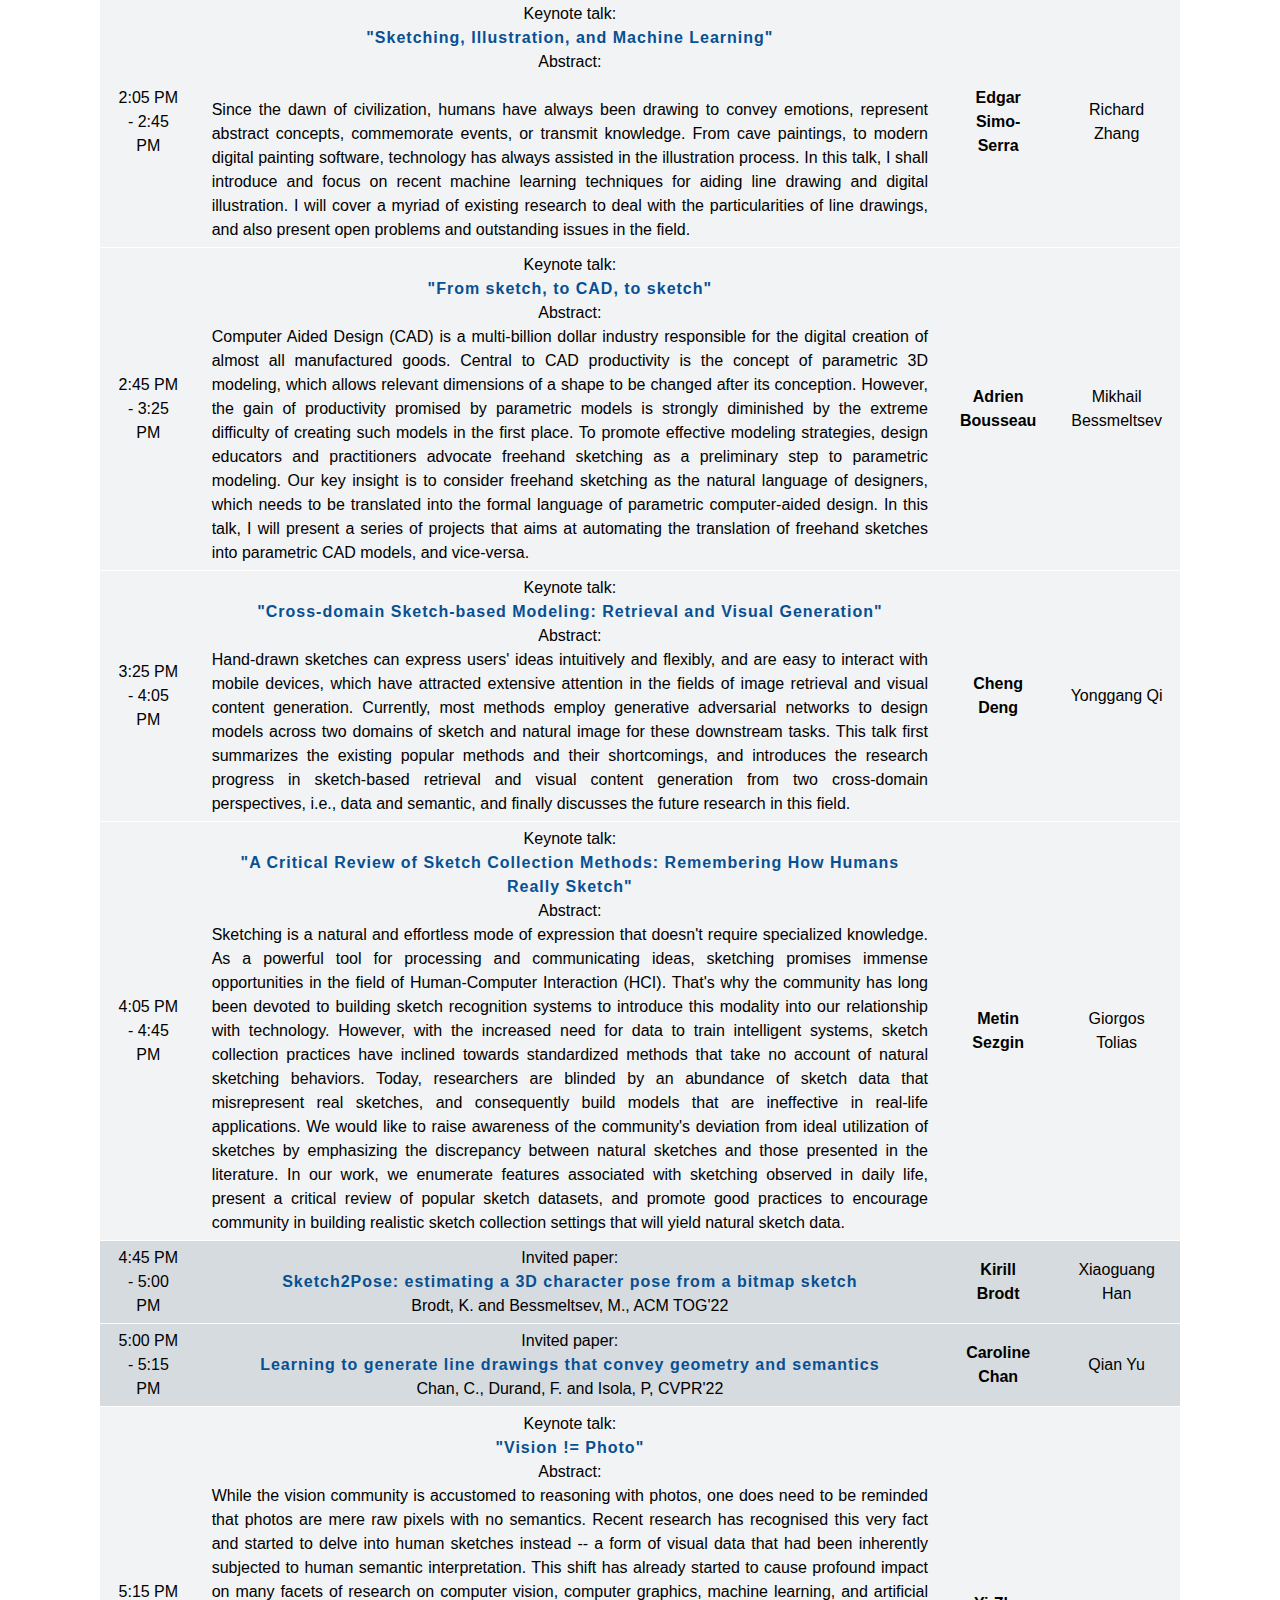
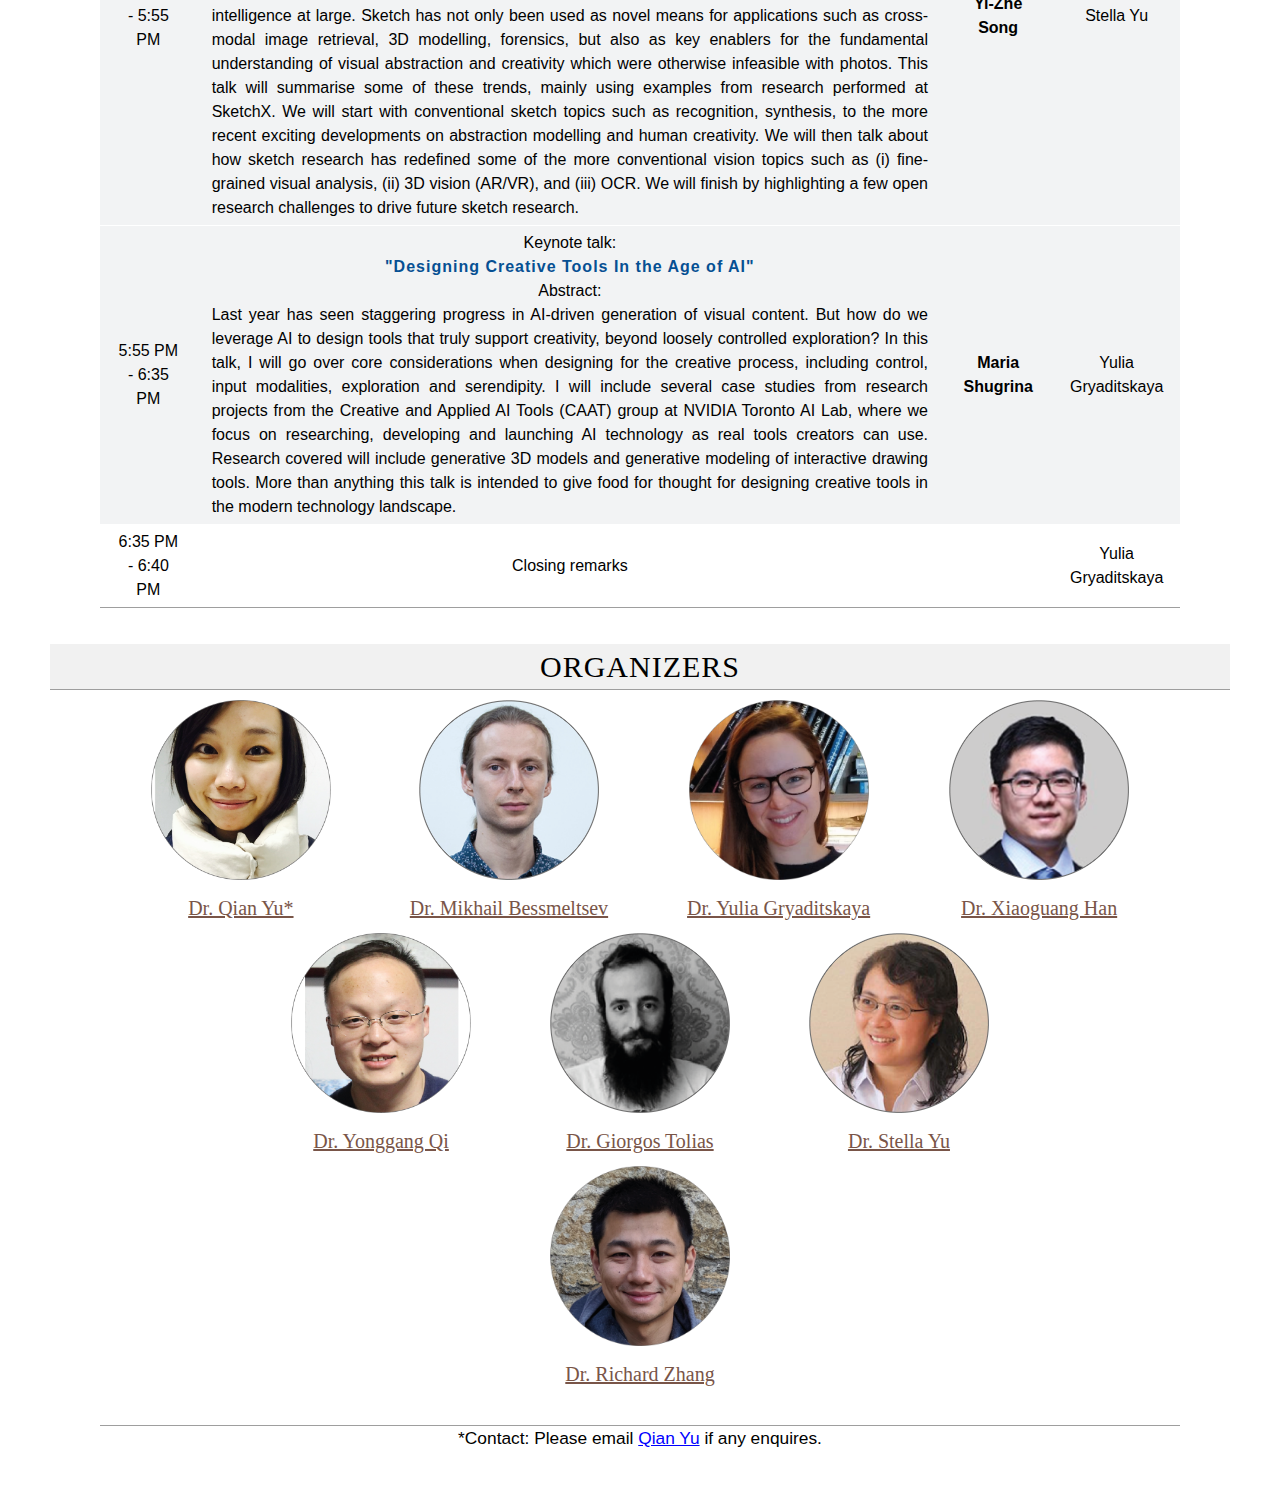
<file: she-iccv22.html>
<!DOCTYPE html>
<html prefix="og: http://ogp.me/ns#" lang="en">

<head>
    <meta http-equiv="Content-Type" content="text/html; charset=UTF-8">
	<meta property="og:image" content="SHE_logo.png">
	<meta property="og:image:secure_url" content="SHE_logo.png">
	
    <title>SKETCHING FOR HUMAN EXPRESSIVITY</title>
    <link rel="stylesheet" href="w3.css">
	<link rel="stylesheet" href="bio.css">
	<link rel="icon" href="SHE_logo_v3.svg">
	<link rel="image_src" href="SHE_logo.png">
    <style>
        body {
            font-family: "Calibri Light", sans-serif;
			font-size: 13pt;
        }
        h1, h2, h3, h4, h5, h6  {
            font-family: Georgia, serif;
            letter-spacing: 1px;
        }
        span{
            letter-spacing: 1px;
        }
		
		h3.subsection{
			color: #065093;
			margin-top: 30px;
		}
		
		button[name="speaker_btn"]
		{
			background: none;
			border: none;
			padding: 0;			
			text-decoration: underline;
			cursor: pointer;
		}
		
		p {
			font-size: 12pt;
		}
</style>



</head>

<body>
    <!-- Navbar (sit on top) -->
    <div class="w3-top">
      <div class="w3-bar w3-white w3-padding-4 w3-padding-left w3-padding-right w3-card">
        <img src="SHE_logo_v3.svg" alt="front" style="width:100px"/>
        <a href="#Home" style="font-size:18px">
            <button class="w3-bar-item w3-round-large w3-white w3-border-0">SHE ECCV'22</button></a>
        <!-- Right-sided navbar links. Hide them on small screens -->
        <div class="w3-right w3-hide-small">
			<a href="#Program" style="font-size:18px">
				<button class="w3-bar-item w3-round-large w3-white w3-border-0">Program</button></a>
			<a href="#Speakers" style="font-size:18px">
				<button class="w3-bar-item w3-round-large w3-white w3-border-0">Invited Speakers</button></a>
            <a href="#Organizers" style="font-size:18px">
              <button class="w3-bar-item w3-round-large w3-white w3-border-0">Organizers</button></a>		
            <a href="#Contact" style="font-size:18px">
              <button class="w3-bar-item w3-round-large w3-white w3-border-0">Contact</button></a>
        </div>
      </div>
    </div>
    <br id="Home"/>
    <br />
    <div class="w3-container">
        <div class="w3-content" style="max-width:1080px">
            <div class="w3-content w3-center" style="max-width:1080px">
                <h3 style="color:#165D9A">ECCV 2022, THE 2ND WORKSHOP ON</h3>
                <h1 id="title" style="color:#165D9A">SKETCHING FOR HUMAN EXPRESSIVITY</h1>
                <img src="SHE_logo_v3.svg" alt="front" style="width:200px"/>				
                <h4>Sunday, October 23rd, 2022</h4>
            </div>
			
			<div class="w3-content w3-center" style="max-width:1080px">
			<h4 style="color:#d19f15"><a href="./she-iccv21.html">Previous events in this workshop series</a></h4>
			</div>
			
            <br>
            <div class="w3-content w3-justify w3-large w3-light-grey" style="max-width:1080px; color:#231F20">
                <div class="w3-container w3-panel w3-border-top w3-border-bottom w3-border-grey">
                <p>
                    <span style="color:#065093; font-family:Georgia, serif">SKETCHES</span> are created by humans through an iterative process and reflect
                    one’s sketching skills, taste, world perception and even character <span style="color:#065093; font-family:Georgia, serif" >IN JUST A SET OF SPARSE LINES</span>.
                    Being the result of semantic, perceptual, or conceptual processing, sketches are distinctive from photos.
                <br><br>
                    While the Computer Vision and Machine Learning communities have firmly invested in reasoning with
                    photos, sketch data just recently got into the spotlight. This shift of focus on using sketch data has
                    already started to cause a profound impact on many facets of research on computer vision, computer graphics,
                    machine learning, HCI and artificial intelligence at large. Sketch has not only been used for image
                    <span style="color:#065093; font-family:Georgia, serif">RETRIEVAL, 3D MODELING, USER INTERFACE DESIGN</span>, but also as a key enabler
                    in our fundamental understanding of <span style="color:#065093; font-family:Georgia, serif">VISUAL ABSTRACTION</span>,
                    <span style="color:#065093; font-family:Georgia, serif">CREATIVITY</span>, and <span style="color:#065093; font-family:Georgia, serif">EXPRESSIVITY</span>.
                    Developing such understanding is impossible with photos.
                <br><br>
                    This (series of) workshop aims to <span style="color:#065093; font-family:Georgia, serif">BRING TOGETHER RESEARCHERS FROM INTERDISCIPLINARY RESEARCH FIELDS</span>
                    in the community to consolidate cross-discipline insights, <span style="color:#065093; font-family:Georgia, serif">IDENTIFY AND ENCOURAGE NEW RESEARCH DIRECTIONS</span>,
                    and ultimately foster the growth of the sketch research community.
                </p>
                </div>
            </div>
			
			   <br id="Speakers">
            <div class="w3-content w3-center " style="max-width:1080px">
                <h2 class = "w3-light-grey w3-border-bottom w3-border-grey" style="color:#3B3F41">INVITED SPEAKERS</h2>
				<!-- <div> -->
					<!-- Coming soon. -->
				<!-- </div> -->
				
                <div class="w3-content w3-center" style="color:#231F20">
					<div style="max-width:850px; display:inline-block">
                        <a style="color:#795548" href="javascript:onclick=showBioSpeaker('bio_bousseau')"><img src="eccv_speakers/Bousseau.png" alt="front" style="width:180px"/></a>
                        <div style="margin:10px 0"></div>
						<h4><button onclick="showBioSpeaker(this.value)" type="button" name="speaker_btn" value="bio_bousseau" style="color:#795548">Dr. Adrien Bousseau</button></h4>
                    </div>
					&emsp;&emsp;&emsp;&emsp;
					<div style="max-width:850px; display:inline-block">
                        <a style="color:#795548" href="javascript:onclick=showBioSpeaker('bio_deng')"><img src="eccv_speakers/Deng.png" alt="front" style="width:180px"/></a>
                        <div style="margin:10px 0"></div>                        
						<h4><button onclick="showBioSpeaker(this.value)" type="button" name="speaker_btn" value="bio_deng" style="color:#795548">Prof. Cheng Deng</button></h4>
                    </div>
                    &emsp;&emsp;&emsp;&emsp;
					
					<div style="max-width:850px; display:inline-block">
                        <a style="color:#795548" href="javascript:onclick=showBioSpeaker('bio_sezgin')"><img src="eccv_speakers/Sezgin.png" alt="front" style="width:180px"/></a>
                        <div style="margin:10px 0"></div>                  
						<h4><button onclick="showBioSpeaker(this.value)" type="button" name="speaker_btn" value="bio_sezgin" style="color:#795548">Dr. Metin Sezgin</button></h4>

                    </div>
					
                    &emsp;&emsp;&emsp;&emsp;
					<div style="max-width:850px; display:inline-block">
                        <a style="color:#795548" href="javascript:onclick=showBioSpeaker('bio_shugrina')"><img src="eccv_speakers/Shugrina.png" alt="front" style="width:180px"/></a>
                        <div style="margin:10px 0"></div>                        
						<h4><button onclick="showBioSpeaker(this.value)" type="button" name="speaker_btn" value="bio_shugrina" style="color:#795548">Dr. Maria Shugrina</button></h4>
                    </div>
					&emsp;&emsp;&emsp;&emsp;
					<div style="max-width:850px; display:inline-block">
                        <a style="color:#795548" href="javascript:onclick=showBioSpeaker('bio_simo')"><img src="eccv_speakers/Simo-Serra.png" alt="front" style="width:180px"/></a>
                        <div style="margin:10px 0"></div>                        
						<h4><button onclick="showBioSpeaker(this.value)" type="button" name="speaker_btn" value="bio_simo" style="color:#795548">Dr. Edgar Simo-Serra</button></h4>
                    </div>
                  
                    &emsp;&emsp;&emsp;&emsp;
					
                    <div style="max-width:850px; display:inline-block">
                        <a style="color:#795548" href="javascript:onclick=showBioSpeaker('bio_song')"><img src="eccv_speakers/Song.png" alt="front" style="width:180px"/></a>
                        <div style="margin:10px 0"></div>                        
						<h4><button onclick="showBioSpeaker(this.value)" type="button" name="speaker_btn" value="bio_song" style="color:#795548">Prof. Yi-Zhe Song</button></h4>
                    </div>
                </div>
				
				<div class="bio" id="bio_sezgin">
					<p> 
						<a style="color:#795548" href="https://iui.ku.edu.tr/people/">Dr. Metin Sezgin</a>
						graduated summa cum laude with Honors from Syracuse University in 1999. He completed his MS in the Artificial Intelligence Laboratory at Massachusetts Institute of Technology in 2001. He received his PhD in 2006 from Massachusetts Institute of Technology. He subsequently joined the Department of Computer Science at the University of Cambridge as a Postdoctoral Research Associate. Dr. Sezgin is currently an Associate Professor in the College of Engineering at Koç University, Istanbul. His research interests include intelligent human-computer interfaces, multimodal sensor fusion, and HCI applications of machine learning. Dr. Sezgin is particularly interested in applications of these technologies in building speech- and pen-based intelligent interfaces. Dr. Sezgin held visiting posts at Harvard University and Yale University. He is an associate editor of the IEEE Transactions on Affective Computing, and the Computers & Graphics journal. His research has been supported by international and national grants including grants from the European Research Council, and Turk Telekom. He is a recipient of the Career Award of the Scientific and Technological Research Council of Turkey. As a consultant, Dr. Sezgin led technical teams in a diverse range of industries, including automotive, banking, defense, telecom, and retail.
					</p>
				</div>
				
				<div class="bio" id="bio_bousseau">
					<p> 
						<a style="color:#795548" href="http://www-sop.inria.fr/members/Adrien.Bousseau/">Dr. Adrien Bousseau</a> is a researcher at Inria Sophia-Antipolis in the GraphDeco research group. He did his Ph.D. at Inria Rhône-Alpes and his postdoc at UC Berkeley. He also did several internships at Adobe Research. Adrien does research on image creation and manipulation, with a focus on drawings and photographs. Most notably he worked on image stylization, image editing and relighting, vector graphics, and sketch-based modeling. He received one of the three Eurographics 2011 Ph.D. award for his research on expressive image manipulations, and a young researcher award from the French National Research Agency (ANR) for his work on computer-assisted drawing. He received an ERC Starting Grant to work on drawing interpretation for 3D design.l Research Agency (ANR) for his work on computer-assisted drawing. Adrien received an ERC Starting Grant in 2016 to work on drawing interpretation for 3D design. 

					</p>
				</div>
				
				<div class="bio" id="bio_shugrina">
					<p> 
						<a style="color:#795548" href="http://shumash.com/">Dr. Masha Shugrina</a> is a Senior Research Scientist at the NVIDIA Toronto AI Lab, where she manages a group focused on creative applications of AI and efforts to accelerate research. Her key research interest is enabling AI to work in the interactive loop, enhancing rather than replacing creativity. She has pursued her passion for creativity-enhancing applications and robust software engineering in many other settings. She defended her PhD at the University of Toronto, where she investigated the design playful and intelligent creative tools, receiving Canada's Alain Fournier Award for Outstanding Doctoral Dissertation in Computer Graphics and founding colorsandbox.com. Prior to this, she was a Research Engineer at Adobe Research (Cambridge, MA), where she led the Playful Palette project. Before Adobe, Masha got her Master’s from MIT, where she worked on customizable models for 3D printing. Before returning to graphics research, Masha had an established engineering career as a Senior Software Engineer / Tech Lead at Google (NYC and Zurich). She is also an avid oil painter, whenever she can find the time.
					</p>
				</div>
				
				<div class="bio" id="bio_simo">
					<p> 
						<a style="color:#795548" href="https://esslab.jp/~ess/en/">Dr. Edgar Simo-Serra</a>
						is currently an associate professor at Waseda 
						University. He obtained his Industrial Engineering degree from 
						BarcelonaTech in 2011 and his Ph.D. in 2015 from the same university. 
						 From 2015 to 2018 he was at Waseda University as a junior researcher 
						(assistant professor), and during 2018 he was a JST Presto Researcher 
						before rejoining Waseda. 
					</p>
					<p>
						His general research interests are in the 
						intersection of computer vision, computer graphics, and machine learning 
						with applications to large-scale real world problems.

					</p>
				</div>
				
				<div class="bio" id="bio_deng">
					<p> 
						<a style="color:#795548" href="https://scholar.google.co.uk/citations?user=OROjmc8AAAAJ&hl=en&oi=ao">Prof. Cheng Deng</a>
						received the B.Sc., M.Sc., and Ph.D. degrees in signal and information processing from Xidian University, Xi’an, China. He is currently a Full Professor with the School of Electronic Engineering at Xidian University.
					<p>
					</p>
						His research interests include multimodal machine learning, computer vision, and deep learning. He is the author and coauthor of more than 130 scientific articles at top venues, including IEEE T-PAMI, T-NNLS, T-CYB, T-MM, T-SMC, T-IP, ICML, NeurIPS, ICCV, CVPR, IJCAI, and AAAI. He has served as a reviewer or a program committee member to more than 10 leading computer science conferences including ICML, NeurIPS, CVPR, ICCV, KDD, and more than 30 leading international journals including IJCV, IEEE T-PAMI, T-CYB, T-NNLS, T-IP, T-CSVT, T-MM, T-GRS, T-IFS, T-KDD, Information Sciences, Information Fusion, Pattern Recognition, Signal Processing, etc. He is currently serving on the editorial boards of Pattern Recognition, Neurocomputing, and Pattern Recognition Letters, and served ICCV2021 and CVPR2021 as an Area Chair.

					</p>
				</div>
				
				<div class="bio" id="bio_song">
					<p> 
						<a style="color:#795548" href="https://scholar.google.co.uk/citations?user=irZFP_AAAAAJ&hl=en">Prof. Yi-Zhe Song</a> is a Professor of Computer Vision and Machine Learning,
						and Director of SketchX Lab at the Centre for Vision Speech and Signal
						Processing (CVSSP), University of Surrey. He obtained a PhD in 2008 on
						Computer Vision and Machine Learning from the University of Bath, a
						MSc (with Best Dissertation Award) in 2004 from the University of
						Cambridge, and a Bachelor's degree (First Class Honours) in 2003 from
						the University of Bath. He is an Associate Editor of the IEEE
						Transactions on Pattern Analysis and Machine Intelligence (TPAMI), and
						Frontiers in Computer Science – Computer Vision. He served as a
						Program Chair for the British Machine Vision Conference (BMVC) 2021,
						and regularly serves as Area Chair (AC) for flagship computer vision
						and machine learning conferences, most recently at ECCV’22 and
						CVPR'22. He is a Senior Member of IEEE, a Fellow of the Higher
						Education Academy, as well as full member of the EPSRC review college.

					</p>
				</div>
				
			</div>
				

			<br id="Program">
            <div class="w3-content w3-center" style="max-width:1080px">
                <h2 style="color:#3B3F41">PROGRAM</h2>
                <p>
					Keynote session: 30 minutes talk + 10 minutes Q&A.
				</p>
				<p>
					Paper session: 10 minutes talk + 5 minutes Q&A.
				</p>
				
				
				<table class="w3-center w3-border-top  w3-border-grey w3-border-bottom  w3-border-grey" cellpadding="2" cellspacing="0" style=" margin-left: auto;
  margin-right: auto;">					
					<tr class="w3-border-bottom  w3-border-grey">
					<td ><b>Time (Tel-Aviv: GMT+3)</b></td><td><b>Session</b></td></td>
											<td><b>Speaker</b></td><td><b>Chair</b></td>
					</tr>
					<tr class="general w3-border-bottom  w3-border-white">
						<td>2:00 PM - 2:05 PM</td>
						<td style="vertical-align: middle;">Welcome / Opening Remarks</td>											
						<td></td>											
						<td>Qian Yu</td>
					</tr>
					<tr class="keynote  w3-border-bottom  w3-border-white">
						<td>2:05 PM - 2:45 PM</td>
							<td>Keynote talk:  <br> 
							<span class="talk_ttl">	"Sketching, Illustration, and Machine Learning" </span>
							<br> 
							Abstract:
							<br> 						
							<br> 
							<div class="abstract"> 
							Since the dawn of civilization, humans have always been drawing to convey emotions, represent abstract concepts, commemorate events, or transmit knowledge. From cave paintings, to modern digital painting software, technology has always assisted in the illustration process. In this talk, I shall introduce and focus on recent machine learning techniques for aiding line drawing and digital illustration. I will cover a myriad of existing research to deal with the particularities of line drawings, and also present open problems and outstanding issues in the field.
							</div>
						</td>	
						<td class="speaker">Edgar Simo-Serra</td>
						<td>Richard Zhang</td>
					</tr>
					<tr class="keynote  w3-border-bottom  w3-border-white">
						<td>2:45 PM - 3:25 PM  </td>
						<td>
							Keynote talk:<br> 
							<span class="talk_ttl">	"From sketch, to CAD, to sketch" </span>
							<br> 
							Abstract:
							<br> 
							<div class="abstract"> 
							Computer Aided Design (CAD) is a multi-billion dollar industry responsible for the digital creation of almost all manufactured goods. Central to CAD productivity is the concept of parametric 3D modeling, which allows relevant dimensions of a shape to be changed after its conception. However, the gain of productivity promised by parametric models is strongly diminished by the extreme difficulty of creating such models in the first place. To promote effective modeling strategies, design educators and practitioners advocate freehand sketching as a preliminary step to parametric modeling. Our key insight is to consider freehand sketching as the natural language of designers, which needs to be translated into the formal language of parametric computer-aided design. In this talk, I will present a series of projects that aims at automating the translation of freehand sketches into parametric CAD models, and vice-versa.
							</div>
						</td>													
						
						<td class="speaker">Adrien Bousseau</td>
						<td>Mikhail Bessmeltsev</td>
					</tr>
					<tr class="keynote  w3-border-bottom  w3-border-white">
						<td>3:25 PM - 4:05 PM  </td>
						<td>Keynote talk:<br> 
							<span class="talk_ttl">	"Cross-domain Sketch-based Modeling: Retrieval and Visual Generation" </span>
							<br> 
							Abstract:
							<br> 
							<div class="abstract"> 
							Hand-drawn sketches can express users' ideas intuitively and flexibly, and are easy to interact with mobile devices, which have attracted extensive attention in the fields of image retrieval and visual content generation. Currently, most methods employ generative adversarial networks to design models across two domains of sketch and natural image for these downstream tasks. This talk first summarizes the existing popular methods and their shortcomings, and introduces the research progress in sketch-based retrieval and visual content generation from two cross-domain perspectives, i.e., data and semantic, and finally discusses the future research in this field.
							</div>
						</td>													
						<td class="speaker">Cheng Deng</td>
						<td>Yonggang Qi</td>
					</tr>					
						<tr class="keynote  w3-border-bottom  w3-border-white">
						<td>4:05 PM - 4:45 PM  </td>
						
						<td>
							Keynote talk:
							<br> 
							<span class="talk_ttl">	"A Critical Review of Sketch Collection Methods: Remembering How Humans Really Sketch" </span>
							<br> 
							Abstract:
							<br> 
							<div class="abstract"> 
							Sketching is a natural and effortless mode of expression that doesn't require specialized knowledge. As a powerful tool for processing and communicating ideas, sketching promises immense opportunities in the field of Human-Computer Interaction (HCI). That's why the community has long been devoted to building sketch recognition systems to introduce this modality into our relationship with technology. However, with the increased need for data to train intelligent systems, sketch collection practices have inclined towards standardized methods that take no account of natural sketching behaviors. Today, researchers are blinded by an abundance of sketch data that misrepresent real sketches, and consequently build models that are ineffective in real-life applications. We would like to raise awareness of the community's deviation from ideal utilization of sketches by emphasizing the discrepancy between natural sketches and those presented in the literature. In our work, we enumerate features associated with sketching observed in daily life, present a critical review of popular sketch datasets, and promote good practices to encourage community in building realistic sketch collection settings that will yield natural sketch data.
							</div>
						</td>								
						
						<td class="speaker">Metin Sezgin</td>
						<td>Giorgos Tolias</td>
					</tr>
			
					<tr class="presentation  w3-border-bottom  w3-border-white">
						<td> 4:45 PM - 5:00 PM  </td>
						<td> 	
							Invited paper: <br> 	
							<span class="talk_ttl"> 
								Sketch2Pose: estimating a 3D character pose from a bitmap sketch
							</span> 
							<br>
							Brodt, K. and Bessmeltsev, M., ACM TOG'22
						</td>														
						<td class="speaker">Kirill Brodt</td>						
						<td>Xiaoguang Han</td>
					</tr>
					<tr class="presentation  w3-border-bottom  w3-border-white">
						<td> 5:00 PM - 5:15 PM  </td>
						<td> 
							Invited paper: 	<br> 
							<span class="talk_ttl"> 
								Learning to generate line drawings that convey geometry and semantics
							</span> 
							<br>
							Chan, C., Durand, F. and Isola, P, CVPR'22
						</td>														
						<td class="speaker">Caroline Chan</td>						
						<td>Qian Yu</td>
					</tr>
					<tr class="keynote  w3-border-bottom  w3-border-white">
						<td>5:15 PM - 5:55 PM  </td>
						<td>
							Keynote talk:<br> 
							<span class="talk_ttl">	"Vision != Photo" </span>
							<br> 
							Abstract:
							<br> 
							<div class="abstract"> 
								While the vision community is accustomed to reasoning with photos, one
								does need to be reminded that photos are mere raw pixels with no
								semantics. Recent research has recognised this very fact and started
								to delve into human sketches instead -- a form of visual data that had
								been inherently subjected to human semantic interpretation. This shift
								has already started to cause profound impact on many facets of
								research on computer vision, computer graphics, machine learning, and
								artificial intelligence at large. Sketch has not only been used as
								novel means for applications such as cross-modal image retrieval, 3D
								modelling, forensics, but also as key enablers for the fundamental
								understanding of visual abstraction and creativity which were
								otherwise infeasible with photos. This talk will summarise some of
								these trends, mainly using examples from research performed at
								SketchX. We will start with conventional sketch topics such as
								recognition, synthesis, to the more recent exciting developments on
								abstraction modelling and human creativity. We will then talk about
								how sketch research has redefined some of the more conventional vision
								topics such as (i) fine-grained visual analysis, (ii) 3D vision
								(AR/VR), and (iii) OCR. We will finish by highlighting a few open
								research challenges to drive future sketch research.
							</div>
						</td>
						<td class="speaker">Yi-Zhe Song</td>
						<td>Stella Yu</td>
					</tr>
					<tr class="keynote  w3-border-bottom  w3-border-white">
						<td>5:55 PM - 6:35 PM  </td>
						<td>
							Keynote talk:  <br> 
							<span class="talk_ttl">	"Designing Creative Tools In the Age of AI" </span>
							<br> 
							Abstract:
							<br> 
							<div class="abstract"> 
							Last year has seen staggering progress in AI-driven generation of visual content. But how do we leverage AI to design tools that truly support creativity, beyond loosely controlled exploration? In this talk, I will go over core considerations when designing for the creative process, including control, input modalities, exploration and serendipity. I will include several case studies from research projects from the Creative and Applied AI Tools (CAAT) group at NVIDIA Toronto AI Lab, where we focus on researching, developing and launching AI technology as real tools creators can use. Research covered will include generative 3D models and generative modeling of interactive drawing tools. More than anything this talk is intended to give food for thought for designing creative tools in the modern technology landscape. 
							</div>
						</td>	
						<td class="speaker">Maria Shugrina</td>
						<td>Yulia Gryaditskaya</td>
					</tr>
					<tr class="general ">
						<td>6:35 PM - 6:40 PM</td>
						<td> Closing remarks</td>
						<td></td>
						<td>Yulia Gryaditskaya</td>
					</tr>
				</table>
            </div>
				
            
			
<!-- 			<br id="Program"> 
            <div class="w3-content w3-center" style="max-width:1080px"> 
            <h2 style="color:#3B3F41">PROGRAM</h2> 
            <p>
					Keynote session: 30 minutes talk + 10 minutes Q&A.
				</p>
				<p>
					Paper session: 12 minutes talk + 8 minutes Q&A. -->
				<!-- </p> -->
				
				<!-- <table class="w3-center w3-border-top  w3-border-grey w3-border-bottom  w3-border-grey" cellpadding="2" cellspacing="0" style="table-layout: fixed; width: auto;">					 -->
					<!-- <tr class="w3-border-bottom  w3-border-grey"> -->
					<!-- <td ><b>Time (EDT Montreal)</b></td><td><b>Session</b></td></td> -->
											<!-- <td><b>Speaker</b><td><b>Video</b></td><td><b>Chair</b></td> -->
					<!-- </tr> -->
					<!-- <tr class="general"> -->
					<!-- <td> 1:00 PM - 1:05 PM </td><td style="vertical-align: middle;">  -->
											<!-- <a href = "https://youtu.be/x7VscfPVLy0" >Welcome / Opening Remarks</a> </td>											 -->
											<!-- <td>Yulia Gryaditskaya</td> -->
											<!-- <td>  <a href = "https://youtu.be/x7VscfPVLy0" ><img  src="video_logos/intro_logo.PNG" style="width:120px"/></a>  </td> -->
											<!-- <td>Yulia Gryaditskaya</td> -->
					<!-- </tr> -->
					<!-- <tr class="keynote"> -->
					<!-- <td> 1:05 PM - 1:45 PM  </td><td>Keynote:  <br>  -->
													<!-- <span class="talk_ttl"> -->
													<!-- <a href = "https://youtu.be/GSfmB4m03Ic"> -->
													<!-- "Data-driven Sketch Interpretation" -->
													<!-- </a> -->
													<!-- </span></td>													 -->
													<!-- <td>Hongbo Fu</td> -->
													<!-- <td>  <a href = "https://youtu.be/GSfmB4m03Ic"><img  src="video_logos/hongbo_fu.PNG" style="width:120px"/></a>  </td> -->
													<!-- <td>Qian Yu</td> -->
					<!-- </tr> -->
					<!-- <tr class="presentation"> -->
					<!-- <td> 1:45 PM - 2:05 PM  </td><td> 	 -->
												<!-- <span class="talk_ttl"> -->
												<!-- <a href = "https://youtu.be/7VGa6kQbIGI"> -->
												<!-- "SketchBird: Learning to Generate Bird Sketches from Text" -->
												<!-- </a> -->
												<!-- </span> <br> -->
												<!-- Shaozu Yuan, Aijun Dai, Zhiling Yan, Zehua Guo, Ruixue Liu, Meng Chen -->
														<!-- </td>														 -->
														<!-- <td>Meng Chen</td> -->
														<!-- <td>  <a href = "https://youtu.be/7VGa6kQbIGI"><img  src="video_logos/meng_chen.PNG" style="width:120px"/></a>  </td> -->
														<!-- <td>Yulia Gryaditskaya</td> -->
					<!-- </tr> -->
					<!-- <tr style="break"> -->
					<!-- <td> 2:05 PM - 2:15 PM </td><td>Break</td><td></td><td></td><td></td> -->
					<!-- </tr> -->
					
				
					<!-- <tr class="keynote"> -->
					<!-- <td> 2:15 PM - 2:55 PM  </td><td> -->
											<!-- Keynote:  <br> -->
											<!-- <span class="talk_ttl"><a href = "https://youtu.be/sklrma28Y4A">"Parsing and Processing Artist-Drawn Imagery"</a></span> -->
											<!-- </td> -->
											<!-- <td>Alla Sheffer</td> -->
											<!-- <td>  <a href = "https://youtu.be/sklrma28Y4A" ><img  src="video_logos/alla_sheffer.PNG" style="width:120px"/></a>  </td>											 -->
											<!-- <td>Adrien Bousseau</td> -->
					<!-- </tr> -->
					<!-- <tr class="presentation"> -->
					<!-- <td> 2:55 PM - 3:15 PM  </td><td> -->
												<!-- <span class="talk_ttl"><a href = "https://youtu.be/BVHkVvsRYfA">"SketchyDepth: from Scene Sketches to RGB-D Images"</a></span>	<br>											 -->
												<!-- Gianluca Berardi, Samuele Salti, Luigi Di Stefano  -->
											<!-- </td><td>Gianluca Berardi</td> -->
											<!-- <td>  <a href = "https://youtu.be/BVHkVvsRYfA"><img  src="video_logos/Gianluca_Berardi.PNG" style="width:120px"/></a>  </td>																						 -->
											<!-- <td>Qian Yu</td> -->
					<!-- </tr> -->
					<!-- <tr style="break"> -->
					<!-- <td> 3:15 PM - 3:25 PM </td><td>Break</td><td></td><td></td><td> </td> -->
					<!-- </tr> -->
					
					<!-- <tr class="keynote"> -->
					<!-- <td> 3:25 PM - 4:05 PM  </td><td>Keynote:<br> -->
											<!-- <span class="talk_ttl"> <a href = "https://youtu.be/s21tYPloQ30" >"Why Do Line Drawings Work?"</a><i/> -->
											<!-- </td><td>Aaron Hertzmann</td> -->
											<!-- <td>  <a href = "https://youtu.be/s21tYPloQ30" ><img  src="video_logos/Aaron_Hertzmann.PNG" style="width:120px"/></a>  </td>																						 -->
											<!-- <td>Niloy Mitra</td> -->
					<!-- </tr> -->
					<!-- <tr class="presentation"> -->
					<!-- <td> 4:05 PM - 4:25 PM  </td><td>  -->
												<!-- <span class="talk_ttl">  -->
												<!-- <a href = "https://youtu.be/5gs5mK0ipZc" > -->
												<!-- "Scene Designer: a Unified Model for Scene Search and Synthesis from Sketch"</a></span> <br>											 -->
												<!-- Leo Sampaio Ferraz Ribeiro,  -->
												<!-- Tu Bui,  -->
												<!-- John Collomosse, -->
												<!-- Moacir Ponti  -->
											<!-- </td><td>Leo Sampaio Ferraz Ribeiro</td> -->
											<!-- <td>  <a href = "https://youtu.be/5gs5mK0ipZc" ><img  src="video_logos/Leo_Ribeiro.PNG" style="width:120px"/></a>  </td>																						 -->
											<!-- <td>Yonggang Qi</td> -->
					<!-- </tr> -->
					<!-- <tr style="break"> -->
					<!-- <td> 4:25 PM - 4:35 PM </td><td>Break</td><td> </td><td> </td><td> </td> -->
					<!-- </tr> -->
					
			
					<!-- <tr class="keynote"> -->
					<!-- <td> 4:35 PM - 5:15 PM </td><td> Keynote: <br> -->
													<!-- <span class="talk_ttl"><a href = "https://youtu.be/0O-V282W8V4" >"Collaborative Sketching"</a></span> -->
											<!-- </td><td>Devi Parikh</td> -->
											<!-- <td>  <a href = "https://youtu.be/0O-V282W8V4" ><img  src="video_logos/Devi_Parikh.PNG" style="width:120px"/></a>  </td>	 -->
											<!-- <td>Sven Dickinson</td> -->
					<!-- </tr> -->
					<!-- <tr class="presentation"> -->
					<!-- <td> 5:15 PM - 5:35 PM  </td><td> -->
											<!-- <span class="talk_ttl">"Supporting Reference Imagery for Digital Drawing"</span> <br> -->
											<!-- <b>Best paper award!</b> -->
											<!-- <br> -->
											<!-- Josh Holinaty, Alec Jacobson, Fanny Chevalier -->
											<!-- </td><td>Josh Holinaty</td> -->
											<!-- <td>  <a href = "" ><img  src="video_logos/Josh_Holinaty-01.PNG" style="width:120px"/></a>  </td>	 -->
											<!-- <td>Yulia Gryaditskaya</td> -->
					<!-- </tr> -->
					<!-- <tr class="general"> -->
					<!-- <td> 5:35 PM - 6:00 PM  </td><td> Panel discussion / Best paper award </td><td></td><td></td><td>Yulia Gryaditskaya</td> -->
					<!-- </tr> -->
					
				
				<!-- </table> -->
            <!-- </div> -->
			
			
         

            </div>
            <br id="Organizers">
            <div class="w3-content w3-center " style="max-width:1180px">
                <h2 class = "w3-light-grey w3-border-bottom w3-border-grey" style="color:#3B3F41">ORGANIZERS</h2>
				<!-- <div> -->
					<!-- Coming soon. -->
				<!-- </div> -->
                <div class="w3-content w3-center" style="color:#231F20">
                    
					<div style="max-width:850px; display:inline-block">
                        <a href="javascript:onclick=showBioOrganizer('bio_qian')"><img src="image/Organizer_2.png" alt="front" style="width:180px"/></a>
                        <div style="margin:10px 0"></div>
                    
						<h4><button onclick="showBioOrganizer(this.value)" type="button" name="speaker_btn" value="bio_qian" style="color:#795548">Dr. Qian Yu*</button></h4>						
                    </div>
					&emsp;&emsp;&emsp;&emsp;
					<div style="max-width:850px; display:inline-block">
                        <a href="javascript:onclick=showBioOrganizer('bio_bessmeltsev')"><img src="eccv_organizers/Bessmeltsev.png" alt="front" style="width:180px"/></a>
                        <div style="margin:10px 0"></div>
                    
						<h4><button onclick="showBioOrganizer(this.value)" type="button" name="speaker_btn" value="bio_bessmeltsev" style="color:#795548">Dr. Mikhail Bessmeltsev</button></h4>						
                    </div>
                    
                    &emsp;&emsp;&emsp;&emsp;
                    <div style="max-width:850px; display:inline-block">
                        <a href="javascript:onclick=showBioOrganizer('bio_yulia')"><img src="eccv_organizers/Gryaditskaya.png" alt="front" style="width:180px"/></a>
                        <div style="margin:10px 0"></div>
						<h4><button onclick="showBioOrganizer(this.value)" type="button" name="speaker_btn" value="bio_yulia" style="color:#795548">Dr. Yulia Gryaditskaya</button></h4>						
                    </div>
					&emsp;&emsp;&emsp;&emsp;
                    
                    <div style="max-width:850px; display:inline-block">
                        <a href="javascript:onclick=showBioOrganizer('bio_han')"><img src="eccv_organizers/Han.png" alt="front" style="width:180px "  /></a>
                        <div style="margin:10px 0"></div>
                      
						<h4><button onclick="showBioOrganizer(this.value)" type="button" name="speaker_btn" value="bio_han" style="color:#795548">Dr. Xiaoguang Han</button></h4>						
                    </div>
                    &emsp;&emsp;&emsp;&emsp;
                    <div style="max-width:850px; display:inline-block">
                        <a href="javascript:onclick=showBioOrganizer('bio_yonggang')"><img src="image/Organizer_3.png" alt="front" style="width:180px"/></a>
                        <div style="margin:10px 0"></div>
                    
						<h4><button onclick="showBioOrganizer(this.value)" type="button" name="speaker_btn" value="bio_yonggang" style="color:#795548">Dr. Yonggang Qi</button></h4>						
                    </div>
						&emsp;&emsp;&emsp;&emsp;
                <!-- <div class="w3-content w3-center" style="max-width:850px; color:#231F20"> -->
                    <div style="max-width:850px; display:inline-block">
                        <a href="javascript:onclick=showBioOrganizer('bio_tolias')"><img src="eccv_organizers/Tolias.png" alt="front" style="width:180px"/></a>
                        <div style="margin:10px 0"></div>
                    
						<h4><button onclick="showBioOrganizer(this.value)" type="button" name="speaker_btn" value="bio_tolias" style="color:#795548">Dr. Giorgos Tolias</button></h4>						
                    </div>
                    &emsp;&emsp;&emsp;&emsp;
                    <div style="max-width:850px; display:inline-block">
                        <a href="javascript:onclick=showBioOrganizer('bio_yu')"><img src="eccv_organizers/YuS.png" alt="front" style="width:180px"/></a>
                        <div style="margin:10px 0"></div>
                    
						<h4><button onclick="showBioOrganizer(this.value)" type="button" name="speaker_btn" value="bio_yu" style="color:#795548">Dr. Stella Yu</button></h4>						
                    </div>
					&emsp;&emsp;&emsp;&emsp;
                    <div style="max-width:850px; display:inline-block">
                        <a href="javascript:onclick=showBioOrganizer('bio_r_zhang')"><img src="eccv_organizers/Richard_Zhang.png" alt="front" style="width:180px"/></a>
                        <div style="margin:10px 0"></div>
                    
						<h4><button onclick="showBioOrganizer(this.value)" type="button" name="speaker_btn" value="bio_r_zhang" style="color:#795548">Dr. Richard Zhang</button></h4>						
                    </div>
                <!-- </div> -->
				
                    
                </div>
				
				<div class="bio" id="bio_yulia">
					<p> 
						<a href="https://yulia.gryaditskaya.com/">Dr. Yulia Gryaditskaya</a> is an Assistant Professor (Lecturer) in Artificial Intelligence at Surrey Institute for People-Centred AI and CVSSP, UK. Prior to that, she was a Senior Research Fellow (2020-2022) in Computer Vision and Machine Learning at the Centre for Vision Speech and Signal Processing (CVSSP), in the SketchX group, led by Prof. Yi-Zhe Song. Before joining CVSSP, she was a postdoctoral researcher (2017-2020) at Inria, GraphDeco, under the guidance of Dr. Adrien Bousseau. She had the opportunity to visit MIT and collaborate with Prof. Fredo Durand, MIT, CSAIL, and Prof. Alla Sheffer, UBC, British Columbia. She received her Ph.D. (2012-2016) from MPI Informatik, Germany, advised by Prof. Karol Myszkowski and Prof. Hans-Peter Seidel. While working on her Ph.D. (in 2014), she did a research internship in the Color and HDR group in Technicolor R&D, Rennes, France, under the guidance of Dr. Erik Reinhard. She received a degree (2007-2012) in Applied Mathematics and Computer Science with a specialization in Operation Research and System Analysis from Lomonosov Moscow State University, Russia.  
					</p>
					<p>
						Yulia's research is on how AI can be used to facilitate creative process and help boost human creativity and expressivity in the context of sketching and 3D modeling. 
					</p>
				</div>
				
				<div class="bio" id="bio_qian">
					<p> 
						<a href="https://yuqian1023.github.io//">Dr. Qian Yu</a> is an associate professor at Beihang University. Before joining Beihang, she was a postdoctoral research fellow at UC Berkeley / ICSI, 2018-2019, working with Dr. Stella Yu. She received her Ph.D. degree from the Queen Mary University of London in 2018, advised by Dr. Yi-Zhe Song and Prof. Tao Xiang. Her research is on computer vision and deep learning, focusing on human sketch understanding, including synthesis, recognition, and related applications.
					</p>
					
					<p>
						Qian has published her work on sketch understanding at top computer vision journals and conferences, such as IJCV, CVPR, ICCV, and ECCV. Her work on sketch recognition, ‘Sketch-a-Net that Beats Humans’, was awarded as the ‘Best Scientific Paper’ at BMVC 2015.
					</p> 
				</div>
				
				<div class="bio" id="bio_yonggang">
					<p> 
						<a href="https://qugank.github.io/">Dr. Yonggang Qi</a> is an assistant professor (lecturer) at Beijing University of Posts and Telecommunications (BUPT), Beijing, China. He received his PhD degree in Signal Processing at BUPT in 2015. From 2019 to 2020, he was a visiting scholar at SketchX Lab at the Centre for Vision Speech and Signal Processing (CVSSP) in University of Surrey. He also worked as a guest PhD at Aalborg University in Denmark in 2013 and a visiting researcher at Sun Yat-sen University in China in 2014. His research interests include perceptual grouping, and sketch-based vision tasks such as sketch-based image retrieval (SBIR), sketch recognition, sketch generation and language-based sketch understanding.
					</p>
					<p>
						His research interests include perceptual grouping and sketchbased vision tasks, and he has published over 10 sketch papers, including at CVPR, ICCV, TIP, TCSVT etc.
					</p>
				</div>
				
				<div class="bio" id="bio_yu">
					<p> 
						<a href="https://www1.icsi.berkeley.edu/~stellayu/">Dr. Stella Yu</a>
						is the Director of Vision Group at the International Computer Science Institute, a Senior Fellow at the Berkeley Institute for Data Science, and on the faculty of Computer Science, Vision Science, Cognitive and Brain Sciences at UC Berkeley.
					</p>
					<p> 
						Dr. Yu is interested not only in understanding visual perception from multiple perspectives, but also in using computer vision and machine learning to automate and exceed human expertise in practical applications.
					</p>
				</div>
				
				<div class="bio" id="bio_tolias">
					<p> 
						<a href="https://cmp.felk.cvut.cz/~toliageo/">Dr. Giorgos Tolias</a> is an Assistant Professor at CTU in Prague and is leading
a team within the Visual Recognition Group. Previously, he was a post-doc at Inria, Rennes. His work got the Best Science Paper Award - Honorable Mention at BMVC 2017 and has served as an AC for ECCV 2020. He co-organized workshops on Visual Instance-Level Recognition at prior major computer vision conferences such as CVPR, ECCV, and ICCV.
					</p>
					
					<p> 
						Giorgos’s research interests include sketch recognition on which he has published at CVPR’17, ECCV’18, and IVC’18.
					</p>
				</div>
				
				<div class="bio" id="bio_bessmeltsev">
					<p> 
						<a href="http://www-labs.iro.umontreal.ca/~bmpix/">Dr. Mikhail Bessmeltsev</a>
						is an Assistant Professor at Universite de Montreal, Quebec Canada. He did his postdoc at MIT (CSAIL) with Justin Solomon in Cambridge, MA. Before, he completed his Ph.D. in Computer Science at the University of British Columbia (Vancouver, Canada). Before that (2004-2010) he did his Bachelor’s and Master’s at Mechanics & Mathematics Department of Novosibirsk State University (Akademgorodok, Novosibirsk, Russia).
					</p>
					<p>
						Sketching lies at the center of his interests, with a focus on sketch-based modeling and beautification. His work on sketching is regularly published at ACM TOG, CGF, and ICLR.
					</p>
				</div>
				
				<div class="bio" id="bio_han">
					<p> 
						<a href="https://mypage.cuhk.edu.cn/academics/hanxiaoguang/">Dr. Xiaoguang Han</a>
						is an Assistant Professor, a presidential young fellow at the Chinese University of Hong Kong, Shenzhen, and a research scientist at Shenzhen Institute of Big Data. He obtained a Ph.D. degree in computer science from The University of Hong Kong in 2017. His papers were selected as best paper finalists of CVPR 2019 and paper award nominees of CVPR 2020.
					</p>
					<p> 
						His work on deep sketch-based 3D modeling and sketch-based
						image synthesis is published at top graphics conference and journals, such as
						ACM TOG and Pacific Graphics, and top UI conference UIST.
					</p> 
				</div>
				
					<div class="bio" id="bio_r_zhang">
					<p> 
						<a href="http://richzhang.github.io/">Dr. Richard Zhang</a> is a Senior Research Scientist at Adobe Research, with interests in computer vision, deep learning, machine learning, and graphics. He obtained his PhD in EECS, advised by Professor Alexei A. Efros, at UC Berkeley in 2018. He graduated summa cum laude with BS and MEng degrees from Cornell University in ECE. He is a recipient of the 2017 Adobe Research Fellowship.
					</p>
					
				</div>

				
            </div>
            




            <br id="Contact" >
				<div class="w3-border-top  w3-border-grey w3-content w3-center" style="max-width:1080px">
					*Contact: Please email <font color="blue"> <a href="mailto:qianyu@buaa.edu.cn">Qian Yu<a> </font> if any enquires.
				</div>
            <br />
            <br />
        </div>
    </div>




	<script>
		function showBioSpeaker(val) {	
			
			var content = document.getElementById(val);
			if (content.style.display === "block") {
				content.style.display = "none";
			} else {
				document.getElementById("bio_sezgin").style.display = "none"
				document.getElementById("bio_bousseau").style.display = "none"
				document.getElementById("bio_shugrina").style.display = "none"
				document.getElementById("bio_simo").style.display = "none"
				document.getElementById("bio_deng").style.display = "none"
				document.getElementById("bio_song").style.display = "none"
				
				content.style.display = "block";				
			}
		}
		
		
		function showBioOrganizer(val) {	
			
			var content = document.getElementById(val);
			if (content.style.display === "block") {
				content.style.display = "none";
			} else {
				document.getElementById("bio_yulia").style.display = "none"
				document.getElementById("bio_qian").style.display = "none"
				document.getElementById("bio_yonggang").style.display = "none"
				document.getElementById("bio_yu").style.display = "none"
				document.getElementById("bio_tolias").style.display = "none"
				document.getElementById("bio_bessmeltsev").style.display = "none"
				document.getElementById("bio_han").style.display = "none"
				
				content.style.display = "block";				
			}
		}
		
	</script>


</body>

</html>
</file>
<file: bio.css>
.bio {
  padding: 0 18px;
  display: none;
  overflow: hidden;
  background-color: #f5f5f5;
  text-align: justify;
} 

tr.keynote {
	background-color: #F2F3F4;
}

tr.presentation {
	background-color: #D6DBDF;
}

th, td {
  padding: 5px;
  padding-left: 15px;
  padding-right: 15px;
  font-size: 12pt;
}

.talk_ttl {
	color:#065093;
	font-weight: 600;
}


td.speaker {
	font-weight: bold;
}

div.abstract {
	text-align: justify;
}
</file>
